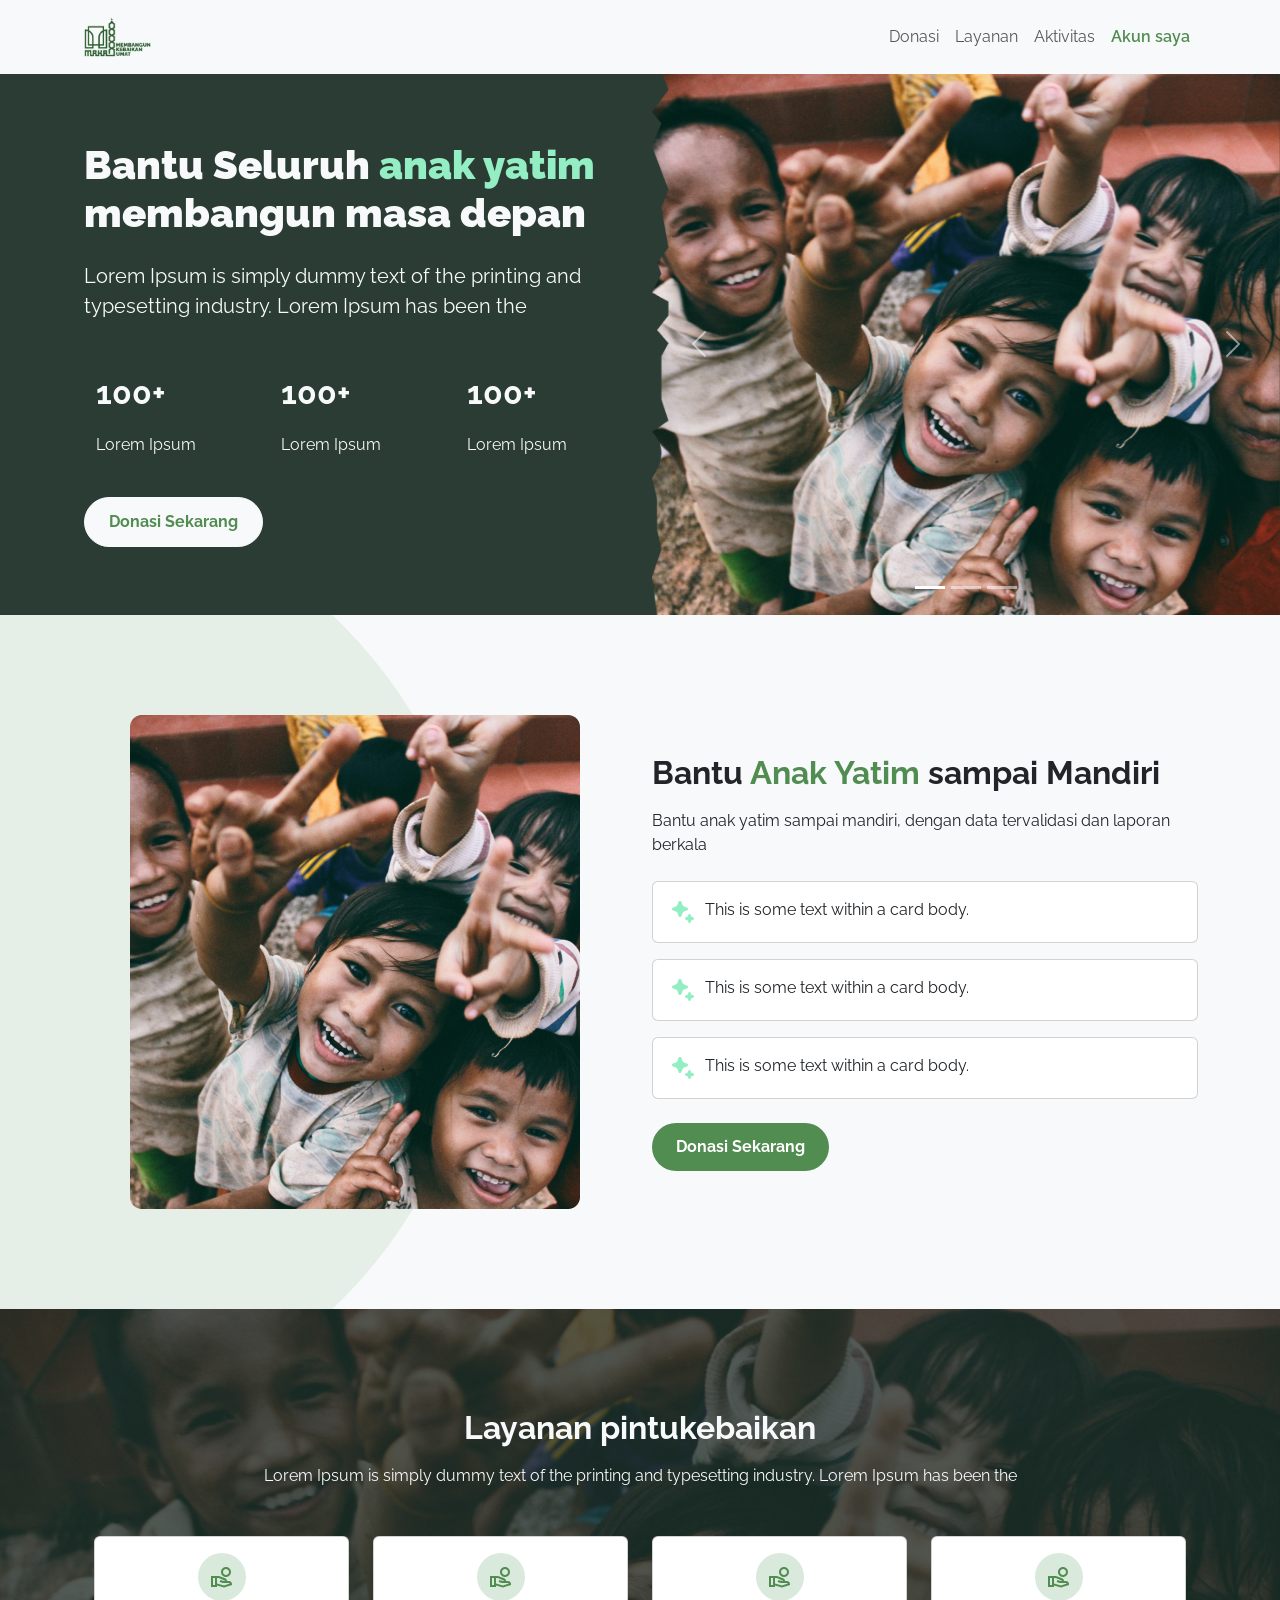
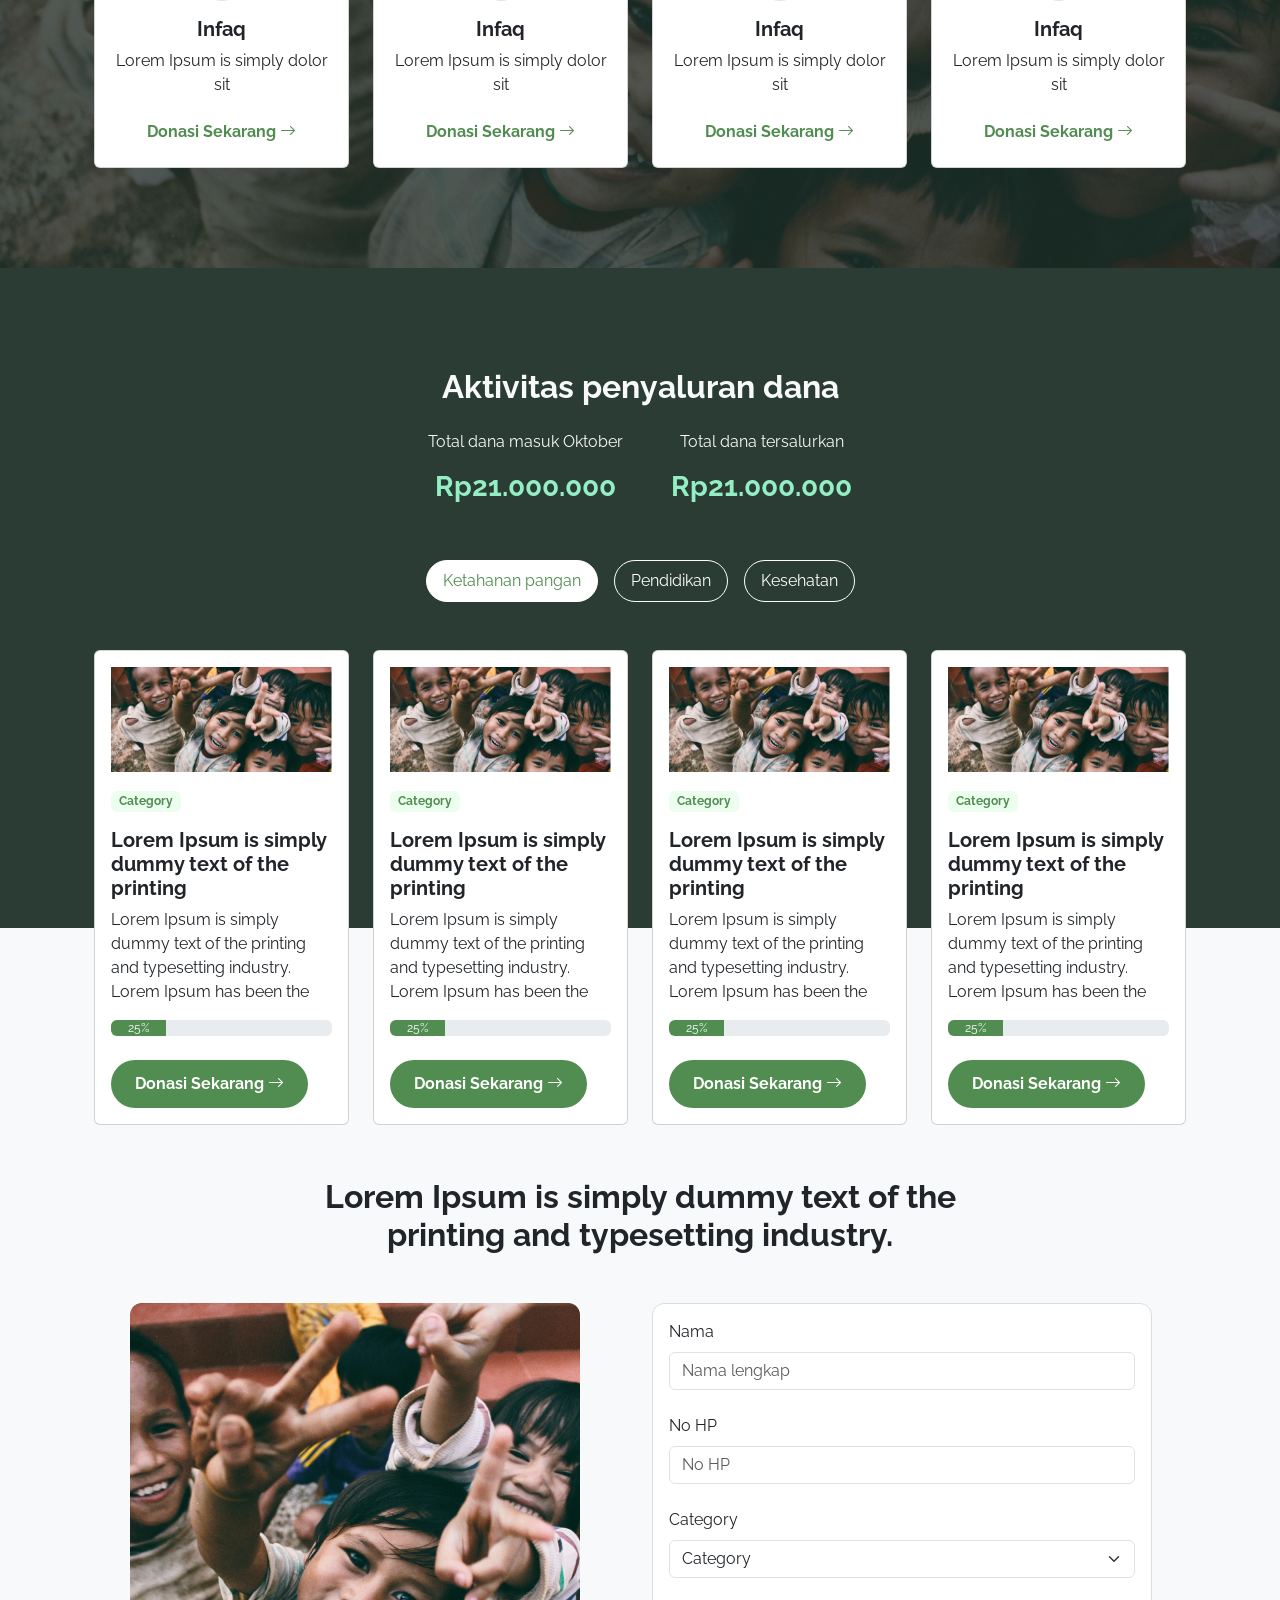
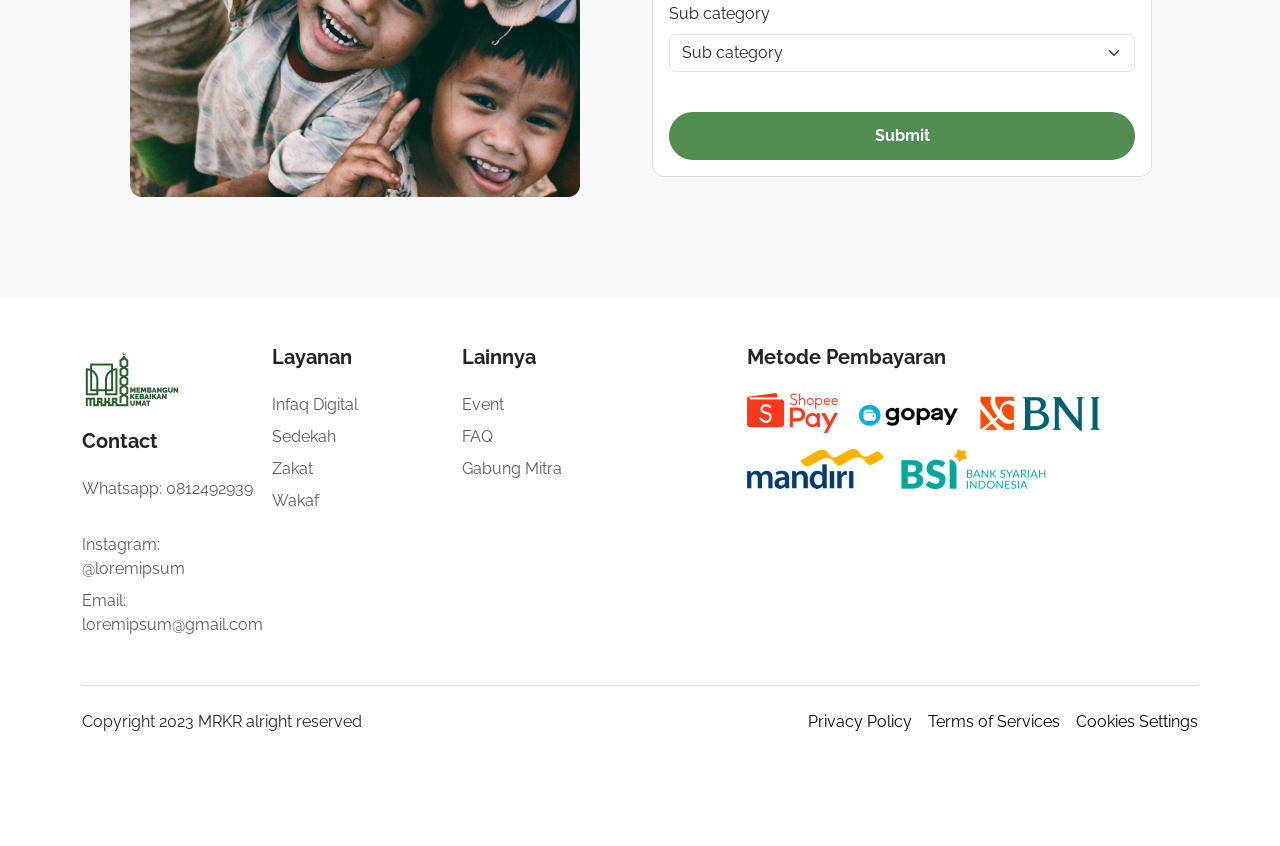
<file: index.html>
<!DOCTYPE html>
<html lang="en">
  <head>
    <meta charset="UTF-8" />
    <meta name="viewport" content="width=device-width, initial-scale=1.0" />
    <title>Document</title>
    <link
      href="https://cdn.jsdelivr.net/npm/bootstrap@5.3.3/dist/css/bootstrap.min.css"
      rel="stylesheet"
      integrity="sha384-QWTKZyjpPEjISv5WaRU9OFeRpok6YctnYmDr5pNlyT2bRjXh0JMhjY6hW+ALEwIH"
      crossorigin="anonymous"
    />
    <link
      href="https://cdn.jsdelivr.net/npm/bootstrap-icons@1.9.1/font/bootstrap-icons.css"
      rel="stylesheet"
    />

    <link rel="stylesheet" href="home.css" />
  </head>
  <body>
    <nav
      class="navbar navbar-expand-lg navbar-light bg-light position-fixed w-100"
      style="z-index: 999"
    >
      <div class="container">
        <a class="navbar-brand" href="/">
          <img src="asset/LOGO.png" alt="LOGO" style="height: 48px" />
        </a>
        <button
          class="navbar-toggler"
          type="button"
          data-bs-toggle="collapse"
          data-bs-target="#navbarNav"
          aria-controls="navbarNav"
          aria-expanded="false"
          aria-label="Toggle navigation"
        >
          <span class="navbar-toggler-icon"></span>
        </button>
        <div class="collapse navbar-collapse" id="navbarNav">
          <ul class="navbar-nav">
            <li class="nav-item">
              <a class="nav-link" href="/etalase.html">Donasi</a>
            </li>
            <li class="nav-item">
              <a class="nav-link" href="#layanan">Layanan</a>
            </li>
            <li class="nav-item">
              <a class="nav-link" href="#aktivitas">Aktivitas</a>
            </li>
            <li class="nav-item">
              <a
                class="nav-link active"
                aria-current="page"
                href="/profile.html"
                >Akun saya</a
              >
            </li>
          </ul>
        </div>
      </div>
    </nav>

    <div class="bg-dark text-light" id="hero">
      <div class="d-flex hero-desktop">
        <div class="row reverse">
          <div class="col-md-6 hero-content my-auto hero-content">
            <h1>
              <b
                >Bantu Seluruh
                <span class="text-accent">anak yatim</span> membangun masa
                depan</b
              >
            </h1>
            <p class="mt-4 hero-content-description">
              Lorem Ipsum is simply dummy text of the printing and typesetting
              industry. Lorem Ipsum has been the
            </p>
            <div class="container mt-5">
              <div class="row">
                <div class="col">
                  <b class="credibility-number"><p>100+</p></b>
                  <p>Lorem Ipsum</p>
                </div>
                <div class="col">
                  <b class="credibility-number"><p>100+</p></b>
                  <p>Lorem Ipsum</p>
                </div>
                <div class="col">
                  <b class="credibility-number"><p>100+</p></b>
                  <p>Lorem Ipsum</p>
                </div>
              </div>
            </div>
            <a
              href="/anak-yatim.html"
              class="btn btn-light text-primary btn-md mt-4"
              >Donasi Sekarang</a
            >
          </div>
          <div class="col-md-6">
            <div
              id="carouselExampleIndicators"
              class="carousel slide"
              data-bs-ride="carousel"
            >
              <div class="carousel-indicators">
                <button
                  type="button"
                  data-bs-target="#carouselExampleIndicators"
                  data-bs-slide-to="0"
                  class="active"
                  aria-current="true"
                  aria-label="Slide 1"
                ></button>
                <button
                  type="button"
                  data-bs-target="#carouselExampleIndicators"
                  data-bs-slide-to="1"
                  aria-label="Slide 2"
                ></button>
                <button
                  type="button"
                  data-bs-target="#carouselExampleIndicators"
                  data-bs-slide-to="2"
                  aria-label="Slide 3"
                ></button>
              </div>
              <div class="carousel-inner">
                <div class="carousel-item active">
                  <img
                    src="asset/ImageHeroDesktop.png"
                    class="d-block w-100 desktop"
                    alt="..."
                  />
                  <img
                    src="asset/ImageHeroMobile.png"
                    alt="Image Hero"
                    class="image-hero w-100 mobile"
                  />
                </div>
                <div class="carousel-item">
                  <img
                    src="asset/ImageHeroDesktop.png"
                    class="d-block w-100 desktop"
                    alt="..."
                  />
                  <img
                    src="asset/ImageHeroMobile.png"
                    alt="Image Hero"
                    class="image-hero w-100 mobile"
                  />
                </div>
                <div class="carousel-item">
                  <img
                    src="asset/ImageHeroDesktop.png"
                    class="d-block w-100 desktop"
                    alt="..."
                  />
                  <img
                    src="asset/ImageHeroMobile.png"
                    alt="Image Hero"
                    class="image-hero w-100 mobile"
                  />
                </div>
              </div>
              <button
                class="carousel-control-prev"
                type="button"
                data-bs-target="#carouselExampleIndicators"
                data-bs-slide="prev"
              >
                <span
                  class="carousel-control-prev-icon"
                  aria-hidden="true"
                ></span>
                <span class="visually-hidden">Previous</span>
              </button>
              <button
                class="carousel-control-next"
                type="button"
                data-bs-target="#carouselExampleIndicators"
                data-bs-slide="next"
              >
                <span
                  class="carousel-control-next-icon"
                  aria-hidden="true"
                ></span>
                <span class="visually-hidden">Next</span>
              </button>
            </div>
          </div>
        </div>
      </div>
    </div>

    <div class="bg-light text-dark section-2" id="bantu-anak-yatim">
      <div class="container py-section">
        <div class="row">
          <div class="col-md-6 text-center d-none d-md-block">
            <img src="asset/ImageSection2.png" alt="Image section 2" />
          </div>
          <div class="col-md-6 my-auto">
            <h2>
              Bantu <span class="text-primary">Anak Yatim</span> sampai Mandiri
            </h2>
            <p class="mt-3">
              Bantu anak yatim sampai mandiri, dengan data tervalidasi dan
              laporan berkala
            </p>
            <div class="d-grid gap-3 mt-4">
              <div class="card">
                <div class="card-body">
                  <div class="d-flex gap-2">
                    <img src="asset/VectorIconSparkle.svg" alt="Icon sparkle" />
                    <p class="my-0">This is some text within a card body.</p>
                  </div>
                </div>
              </div>
              <div class="card">
                <div class="card-body">
                  <div class="d-flex gap-2">
                    <img src="asset/VectorIconSparkle.svg" alt="Icon sparkle" />
                    <p class="my-0">This is some text within a card body.</p>
                  </div>
                </div>
              </div>
              <div class="card">
                <div class="card-body">
                  <div class="d-flex gap-2">
                    <img src="asset/VectorIconSparkle.svg" alt="Icon sparkle" />
                    <p class="my-0">This is some text within a card body.</p>
                  </div>
                </div>
              </div>
            </div>
            <a href="/anak-yatim.html" class="btn btn-primary btn-md mt-4"
              >Donasi Sekarang</a
            >
          </div>
        </div>
      </div>
    </div>

    <div class="layanan text-light" id="layanan">
      <div class="container py-section">
        <div class="row">
          <div class="col text-center">
            <h2>Layanan pintukebaikan</h2>
            <p class="mt-3">
              Lorem Ipsum is simply dummy text of the printing and typesetting
              industry. Lorem Ipsum has been the
            </p>
            <div class="container mt-5">
              <div class="row" style="row-gap: 1.5rem">
                <div class="col">
                  <div class="card">
                    <img
                      src="asset/VectorIconDonasi.svg"
                      class="card-img-top pt-3"
                      alt="VectorIconDonasi"
                      style="width: 48px; align-self: center"
                    />
                    <div class="card-body">
                      <h5 class="card-title">Infaq</h5>
                      <p class="card-text">Lorem Ipsum is simply dolor sit</p>
                      <a href="#" class="btn btn-link"
                        >Donasi Sekarang&nbsp;<span
                          class="bi-arrow-right"
                        ></span
                      ></a>
                    </div>
                  </div>
                </div>
                <div class="col">
                  <div class="card">
                    <img
                      src="asset/VectorIconDonasi.svg"
                      class="card-img-top pt-3"
                      alt="VectorIconDonasi"
                      style="width: 48px; align-self: center"
                    />
                    <div class="card-body">
                      <h5 class="card-title">Infaq</h5>
                      <p class="card-text">Lorem Ipsum is simply dolor sit</p>
                      <a href="#" class="btn btn-link"
                        >Donasi Sekarang&nbsp;<span
                          class="bi-arrow-right"
                        ></span
                      ></a>
                    </div>
                  </div>
                </div>
                <div class="col">
                  <div class="card">
                    <img
                      src="asset/VectorIconDonasi.svg"
                      class="card-img-top pt-3"
                      alt="VectorIconDonasi"
                      style="width: 48px; align-self: center"
                    />
                    <div class="card-body">
                      <h5 class="card-title">Infaq</h5>
                      <p class="card-text">Lorem Ipsum is simply dolor sit</p>
                      <a href="#" class="btn btn-link"
                        >Donasi Sekarang&nbsp;<span
                          class="bi-arrow-right"
                        ></span
                      ></a>
                    </div>
                  </div>
                </div>
                <div class="col">
                  <div class="card">
                    <img
                      src="asset/VectorIconDonasi.svg"
                      class="card-img-top pt-3"
                      alt="VectorIconDonasi"
                      style="width: 48px; align-self: center"
                    />
                    <div class="card-body">
                      <h5 class="card-title">Infaq</h5>
                      <p class="card-text">Lorem Ipsum is simply dolor sit</p>
                      <a href="#" class="btn btn-link"
                        >Donasi Sekarang&nbsp;<span
                          class="bi-arrow-right"
                        ></span
                      ></a>
                    </div>
                  </div>
                </div>
              </div>
            </div>
          </div>
        </div>
      </div>
    </div>

    <div class="activity bg-dark text-light py-section" id="aktivitas">
      <div class="container">
        <div class="row">
          <div class="col text-center">
            <h2 class="mb-4">Aktivitas penyaluran dana</h2>
            <div class="d-flex justify-content-center gap-5">
              <div>
                <p>Total dana masuk Oktober</p>
                <h3 class="text-accent">Rp21.000.000</h3>
              </div>
              <div>
                <p>Total dana tersalurkan</p>
                <h3 class="text-accent">Rp21.000.000</h3>
              </div>
            </div>
          </div>
        </div>
      </div>
      <div class="container mt-5">
        <div class="row">
          <div class="col">
            <ul
              class="nav nav-pills mb-3 justify-content-center gap-3"
              id="pills-tab"
              role="tablist"
            >
              <li class="nav-item" role="presentation">
                <button
                  class="nav-link active"
                  id="pills-ketahanan-tab"
                  data-bs-toggle="pill"
                  data-bs-target="#pills-ketahanan"
                  type="button"
                  role="tab"
                  aria-controls="pills-ketahanan"
                  aria-selected="true"
                >
                  Ketahanan pangan
                </button>
              </li>
              <li class="nav-item" role="presentation">
                <button
                  class="nav-link"
                  id="pills-pendidikan-tab"
                  data-bs-toggle="pill"
                  data-bs-target="#pills-pendidikan"
                  type="button"
                  role="tab"
                  aria-controls="pills-pendidikan"
                  aria-selected="false"
                >
                  Pendidikan
                </button>
              </li>
              <li class="nav-item" role="presentation">
                <button
                  class="nav-link"
                  id="pills-kesehatan-tab"
                  data-bs-toggle="pill"
                  data-bs-target="#pills-kesehatan"
                  type="button"
                  role="tab"
                  aria-controls="pills-kesehatan"
                  aria-selected="false"
                >
                  Kesehatan
                </button>
              </li>
            </ul>
            <div class="tab-content" id="pills-tabContent">
              <div
                class="tab-pane fade show active"
                id="pills-ketahanan"
                role="tabpanel"
                aria-labelledby="pills-ketahanan-tab"
              >
                <div class="container mt-5">
                  <div class="row" style="row-gap: 1.5rem">
                    <div class="col">
                      <div class="card">
                        <img
                          src="asset/image-activity.png"
                          class="card-img-top px-3 pt-3"
                          alt="Activity"
                        />
                        <div class="card-body">
                          <span class="badge bg-primary-subtle mb-3"
                            >Category</span
                          >

                          <h5 class="card-title">
                            Lorem Ipsum is simply dummy text of the printing
                          </h5>
                          <p class="card-text">
                            Lorem Ipsum is simply dummy text of the printing and
                            typesetting industry. Lorem Ipsum has been the
                          </p>
                          <div class="progress">
                            <div
                              class="progress-bar"
                              role="progressbar"
                              style="width: 25%"
                              aria-valuenow="25"
                              aria-valuemin="0"
                              aria-valuemax="100"
                            >
                              25%
                            </div>
                          </div>
                          <a href="#" class="btn btn-primary btn-md mt-4"
                            >Donasi Sekarang&nbsp;<span
                              class="bi-arrow-right"
                            ></span
                          ></a>
                        </div>
                      </div>
                    </div>
                    <div class="col">
                      <div class="card">
                        <img
                          src="asset/image-activity.png"
                          class="card-img-top px-3 pt-3"
                          alt="Activity"
                        />
                        <div class="card-body">
                          <span class="badge bg-primary-subtle mb-3"
                            >Category</span
                          >

                          <h5 class="card-title">
                            Lorem Ipsum is simply dummy text of the printing
                          </h5>
                          <p class="card-text">
                            Lorem Ipsum is simply dummy text of the printing and
                            typesetting industry. Lorem Ipsum has been the
                          </p>
                          <div class="progress">
                            <div
                              class="progress-bar"
                              role="progressbar"
                              style="width: 25%"
                              aria-valuenow="25"
                              aria-valuemin="0"
                              aria-valuemax="100"
                            >
                              25%
                            </div>
                          </div>
                          <a href="#" class="btn btn-primary btn-md mt-4"
                            >Donasi Sekarang&nbsp;<span
                              class="bi-arrow-right"
                            ></span
                          ></a>
                        </div>
                      </div>
                    </div>
                    <div class="col">
                      <div class="card">
                        <img
                          src="asset/image-activity.png"
                          class="card-img-top px-3 pt-3"
                          alt="Activity"
                        />
                        <div class="card-body">
                          <span class="badge bg-primary-subtle mb-3"
                            >Category</span
                          >

                          <h5 class="card-title">
                            Lorem Ipsum is simply dummy text of the printing
                          </h5>
                          <p class="card-text">
                            Lorem Ipsum is simply dummy text of the printing and
                            typesetting industry. Lorem Ipsum has been the
                          </p>
                          <div class="progress">
                            <div
                              class="progress-bar"
                              role="progressbar"
                              style="width: 25%"
                              aria-valuenow="25"
                              aria-valuemin="0"
                              aria-valuemax="100"
                            >
                              25%
                            </div>
                          </div>
                          <a href="#" class="btn btn-primary btn-md mt-4"
                            >Donasi Sekarang&nbsp;<span
                              class="bi-arrow-right"
                            ></span
                          ></a>
                        </div>
                      </div>
                    </div>
                    <div class="col">
                      <div class="card">
                        <img
                          src="asset/image-activity.png"
                          class="card-img-top px-3 pt-3"
                          alt="Activity"
                        />
                        <div class="card-body">
                          <span class="badge bg-primary-subtle mb-3"
                            >Category</span
                          >

                          <h5 class="card-title">
                            Lorem Ipsum is simply dummy text of the printing
                          </h5>
                          <p class="card-text">
                            Lorem Ipsum is simply dummy text of the printing and
                            typesetting industry. Lorem Ipsum has been the
                          </p>
                          <div class="progress">
                            <div
                              class="progress-bar"
                              role="progressbar"
                              style="width: 25%"
                              aria-valuenow="25"
                              aria-valuemin="0"
                              aria-valuemax="100"
                            >
                              25%
                            </div>
                          </div>
                          <a href="#" class="btn btn-primary btn-md mt-4"
                            >Donasi Sekarang&nbsp;<span
                              class="bi-arrow-right"
                            ></span
                          ></a>
                        </div>
                      </div>
                    </div>
                  </div>
                </div>
              </div>
              <div
                class="tab-pane fade"
                id="pills-pendidikan"
                role="tabpanel"
                aria-labelledby="pills-pendidikan-tab"
              >
                ...
              </div>
              <div
                class="tab-pane fade"
                id="pills-kesehatan"
                role="tabpanel"
                aria-labelledby="pills-kesehatan-tab"
              >
                ...
              </div>
            </div>
          </div>
        </div>
      </div>
    </div>

    <div class="donation bg-light text-dark">
      <div class="container py-section">
        <h2 class="text-center mx-auto" style="max-width: 700px">
          Lorem Ipsum is simply dummy text of the printing and typesetting
          industry.
        </h2>

        <div class="row mt-5">
          <div class="col-md-6 text-center d-none d-md-block">
            <img src="asset/ImageSection2.png" alt="Image form" />
          </div>
          <div class="col-md-6">
            <form
              class="bg-white p-3"
              style="
                border: 1px solid var(--border);
                border-radius: 12px;
                max-width: 500px;
              "
            >
              <div class="mb-4">
                <label for="exampleInputName" class="form-label">Nama</label>
                <input
                  type="text"
                  class="form-control"
                  id="name"
                  aria-describedby="name"
                  placeholder="Nama lengkap"
                />
              </div>

              <div class="mb-4">
                <label for="exampleInputPhone" class="form-label">No HP</label>
                <input
                  type="text"
                  class="form-control"
                  id="no-hp"
                  aria-describedby="no hp"
                  placeholder="No HP"
                />
              </div>

              <div class="mb-4">
                <label for="exampleInputCategory" class="form-label"
                  >Category</label
                >

                <select class="form-select" aria-label="Default select example">
                  <option selected>Category</option>
                  <option value="1">One</option>
                  <option value="2">Two</option>
                  <option value="3">Three</option>
                </select>
              </div>

              <div class="mb-4">
                <label for="exampleInputSubcategory" class="form-label"
                  >Sub category</label
                >

                <select class="form-select" aria-label="Default select example">
                  <option selected>Sub category</option>
                  <option value="1">One</option>
                  <option value="2">Two</option>
                  <option value="3">Three</option>
                </select>
              </div>
              <button type="submit" class="btn btn-primary btn-md w-100 mt-3">
                Submit
              </button>
            </form>
          </div>
        </div>
      </div>
    </div>

    <div class="container">
      <footer class="py-5">
        <div class="row">
          <div class="col-6 col-md-2 mb-3">
            <img src="asset/LOGO.png" alt="LOGO" class="mb-3" />
            <h5>Contact</h5>
            <ul class="nav flex-column mt-4">
              <li class="nav-item mb-2">
                <a href="#" class="nav-link p-0 text-body-secondary"
                  >Whatsapp: 0812492939</a
                >
              </li>
              <li class="nav-item mb-2">
                <a href="#" class="nav-link p-0 text-body-secondary"
                  >Instagram: @loremipsum</a
                >
              </li>
              <li class="nav-item mb-2">
                <a href="#" class="nav-link p-0 text-body-secondary"
                  >Email: loremipsum@gmail.com</a
                >
              </li>
            </ul>
          </div>

          <div class="col-6 col-md-2 mb-3">
            <h5>Layanan</h5>
            <ul class="nav flex-column mt-4">
              <li class="nav-item mb-2">
                <a href="#" class="nav-link p-0 text-body-secondary"
                  >Infaq Digital</a
                >
              </li>
              <li class="nav-item mb-2">
                <a href="#" class="nav-link p-0 text-body-secondary"
                  >Sedekah
                </a>
              </li>
              <li class="nav-item mb-2">
                <a href="#" class="nav-link p-0 text-body-secondary">Zakat</a>
              </li>
              <li class="nav-item mb-2">
                <a href="#" class="nav-link p-0 text-body-secondary">Wakaf</a>
              </li>
            </ul>
          </div>

          <div class="col-6 col-md-2 mb-3">
            <h5>Lainnya</h5>
            <ul class="nav flex-column mt-4">
              <li class="nav-item mb-2">
                <a href="#" class="nav-link p-0 text-body-secondary">Event</a>
              </li>
              <li class="nav-item mb-2">
                <a href="#" class="nav-link p-0 text-body-secondary">FAQ</a>
              </li>
              <li class="nav-item mb-2">
                <a href="#" class="nav-link p-0 text-body-secondary"
                  >Gabung Mitra</a
                >
              </li>
            </ul>
          </div>

          <div class="col-md-5 offset-md-1 mb-3">
            <h5>Metode Pembayaran</h5>
            <div class="d-flex gap-3 flex-wrap mt-4">
              <img src="asset/spay.png" alt="ShopeePay" />
              <img src="asset/gopay.png" alt="Gopay" />
              <img src="asset/bni.png" alt="BNI" />
              <img src="asset/mandiri.png" alt="Mandiri" />
              <img src="asset/bsi.png" alt="BSI" />
            </div>
          </div>
        </div>

        <div
          class="d-flex flex-column flex-sm-row justify-content-between py-4 my-4 border-top"
        >
          <p>Copyright 2023 MRKR alright reserved</p>
          <ul class="list-unstyled d-flex">
            <li class="ms-3">
              <a class="link-body-emphasis" href="#">Privacy Policy</a>
            </li>
            <li class="ms-3">
              <a class="link-body-emphasis" href="#">Terms of Services</a>
            </li>
            <li class="ms-3">
              <a class="link-body-emphasis" href="#">Cookies Settings</a>
            </li>
          </ul>
        </div>
      </footer>
    </div>
    <script
      src="https://cdn.jsdelivr.net/npm/bootstrap@5.3.3/dist/js/bootstrap.bundle.min.js"
      integrity="sha384-YvpcrYf0tY3lHB60NNkmXc5s9fDVZLESaAA55NDzOxhy9GkcIdslK1eN7N6jIeHz"
      crossorigin="anonymous"
    ></script>
  </body>
</html>
</file>
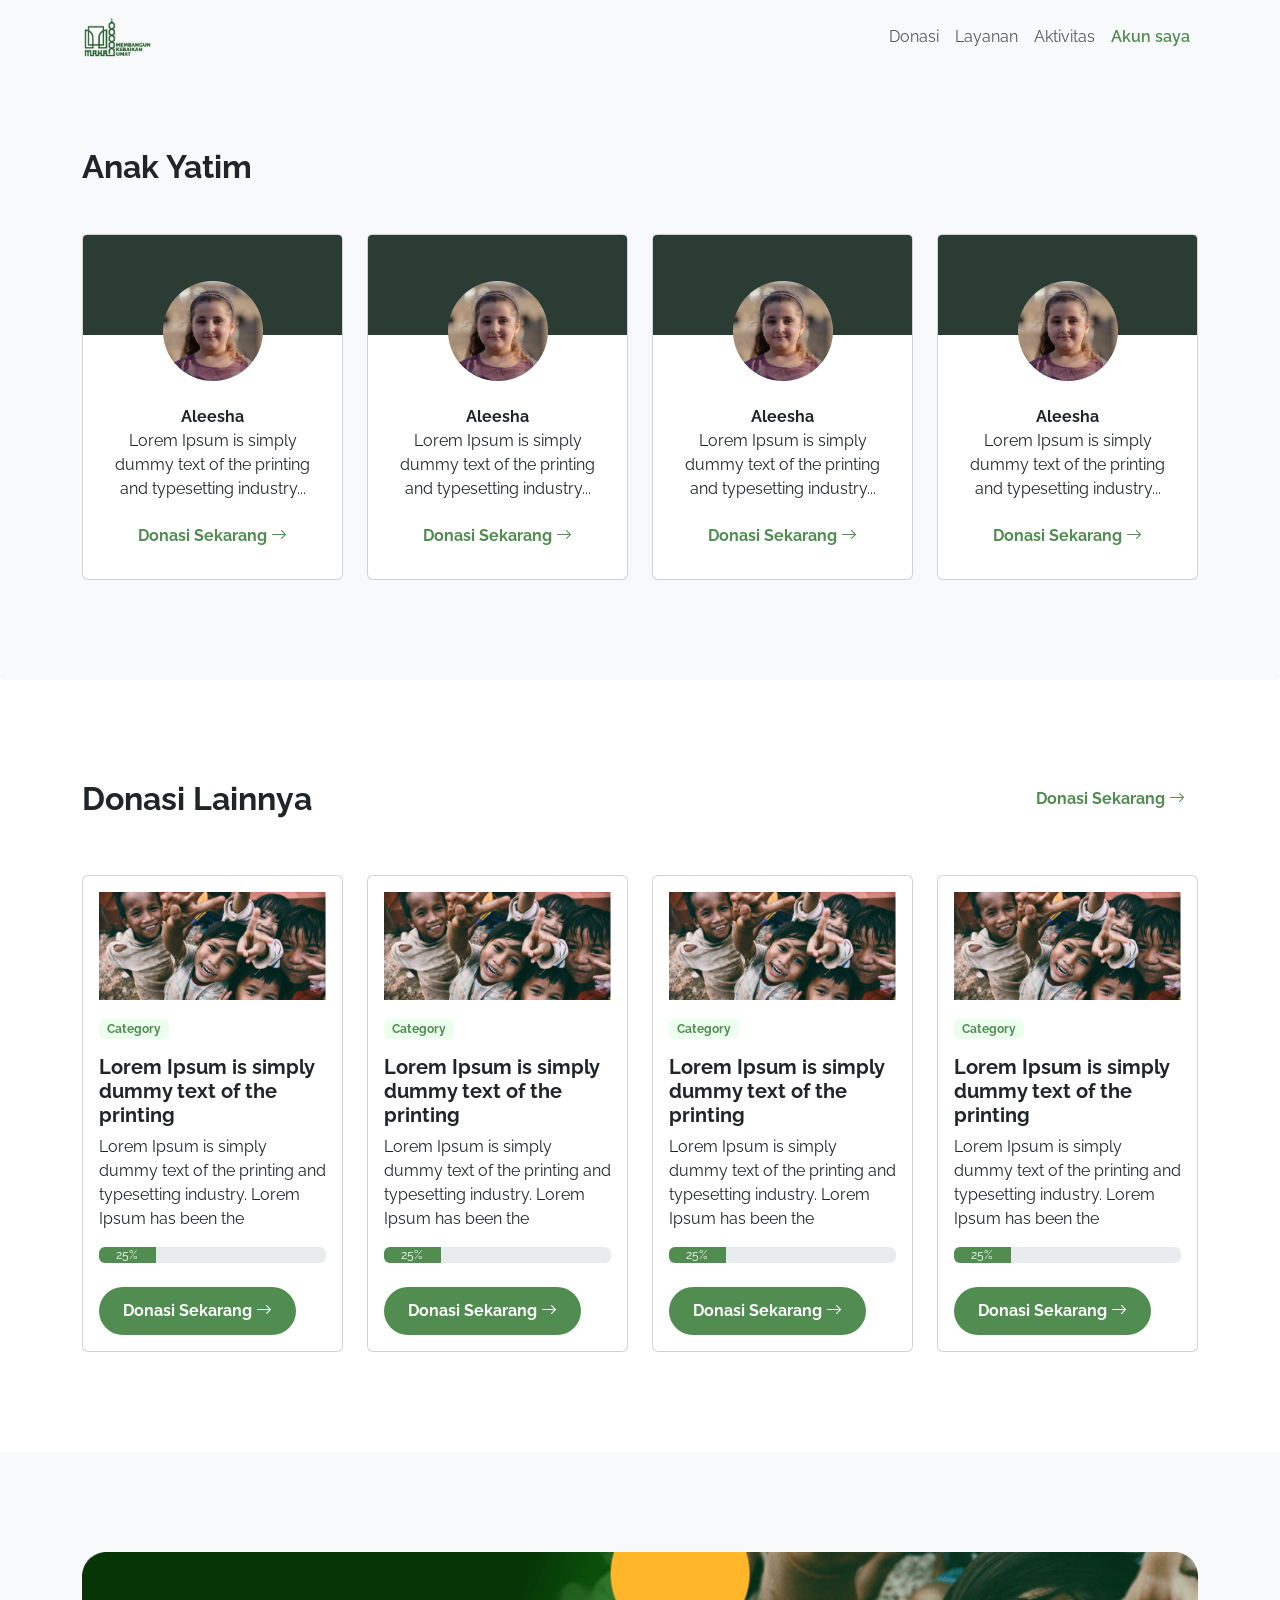
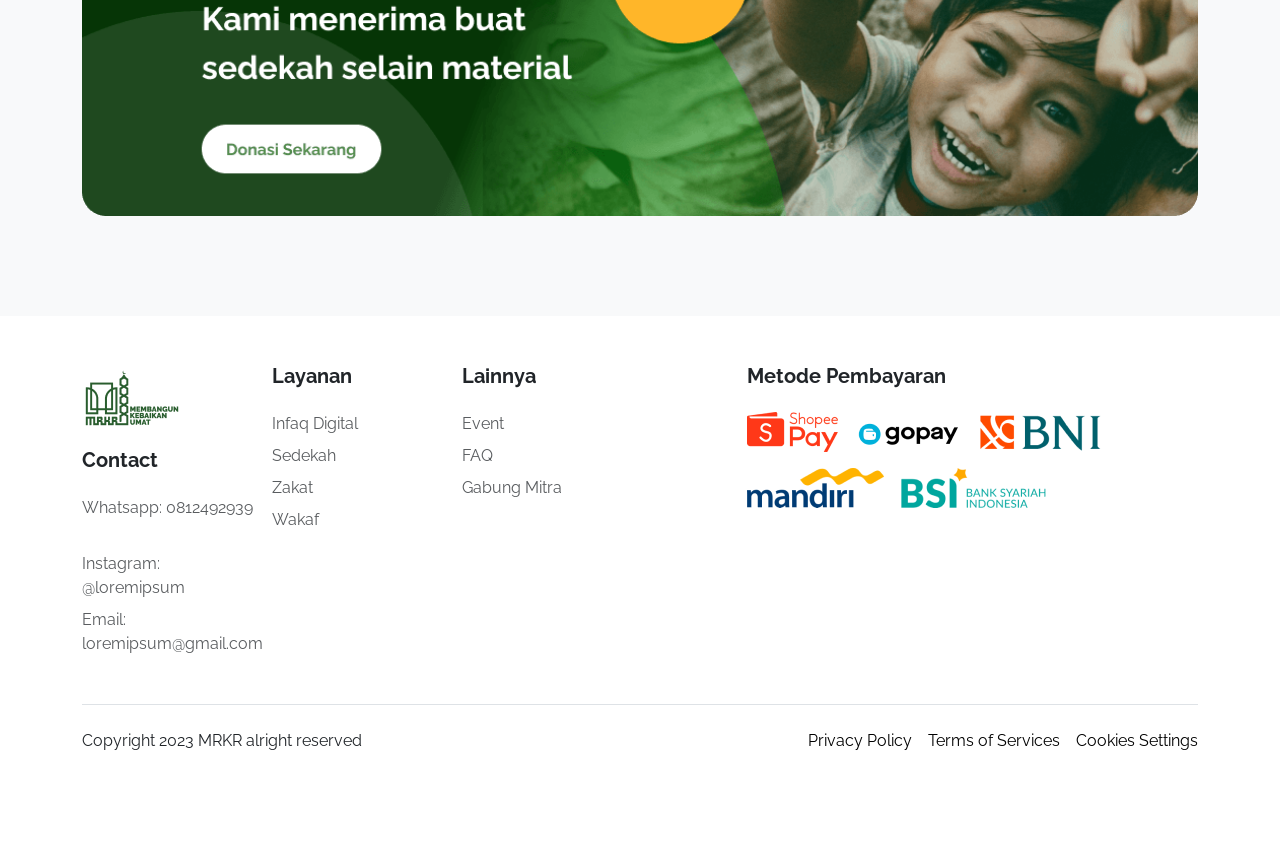
<file: anak-yatim.html>
<!DOCTYPE html>
<html lang="en">
  <head>
    <meta charset="UTF-8" />
    <meta name="viewport" content="width=device-width, initial-scale=1.0" />
    <title>Document</title>
    <link
      href="https://cdn.jsdelivr.net/npm/bootstrap@5.3.3/dist/css/bootstrap.min.css"
      rel="stylesheet"
      integrity="sha384-QWTKZyjpPEjISv5WaRU9OFeRpok6YctnYmDr5pNlyT2bRjXh0JMhjY6hW+ALEwIH"
      crossorigin="anonymous"
    />
    <link
      href="https://cdn.jsdelivr.net/npm/bootstrap-icons@1.9.1/font/bootstrap-icons.css"
      rel="stylesheet"
    />

    <link rel="stylesheet" href="home.css" />
  </head>
  <body>
    <nav
      class="navbar navbar-expand-lg navbar-light bg-light position-fixed w-100"
      style="z-index: 999"
    >
      <div class="container">
        <a class="navbar-brand" href="/">
          <img src="asset/LOGO.png" alt="LOGO" style="height: 48px" />
        </a>
        <button
          class="navbar-toggler"
          type="button"
          data-bs-toggle="collapse"
          data-bs-target="#navbarNav"
          aria-controls="navbarNav"
          aria-expanded="false"
          aria-label="Toggle navigation"
        >
          <span class="navbar-toggler-icon"></span>
        </button>
        <div class="collapse navbar-collapse" id="navbarNav">
          <ul class="navbar-nav">
            <li class="nav-item">
              <a class="nav-link" href="/etalase.html">Donasi</a>
            </li>
            <li class="nav-item">
              <a class="nav-link" href="#layanan">Layanan</a>
            </li>
            <li class="nav-item">
              <a class="nav-link" href="#aktivitas">Aktivitas</a>
            </li>
            <li class="nav-item">
              <a
                class="nav-link active"
                aria-current="page"
                href="/profile.html"
                >Akun saya</a
              >
            </li>
          </ul>
        </div>
      </div>
    </nav>

    <div class="anak-yatim rounded bg-light text-dark py-section">
      <div class="container mt-5">
        <h2>Anak Yatim</h2>

        <div class="row mt-5" style="row-gap: 1.5rem">
          <div class="col">
            <div class="card">
              <div class="anak-yatim-box box-green"></div>
              <img
                src="asset/User.png"
                alt="Anak Yatim Profile"
                class="mx-auto anak-yatim-photo"
              />
              <div class="anak-yatim-detail p-4 text-center">
                <p class="mb-0"><b>Aleesha</b></p>
                <p>
                  Lorem Ipsum is simply dummy text of the printing and
                  typesetting industry...
                </p>
                <a href="#" class="btn btn-link w-100"
                  >Donasi Sekarang&nbsp;<span class="bi-arrow-right"></span
                ></a>
              </div>
            </div>
          </div>
          <div class="col">
            <div class="card">
              <div class="anak-yatim-box box-green"></div>
              <img
                src="asset/User.png"
                alt="Anak Yatim Profile"
                class="mx-auto anak-yatim-photo"
              />
              <div class="anak-yatim-detail p-4 text-center">
                <p class="mb-0"><b>Aleesha</b></p>
                <p>
                  Lorem Ipsum is simply dummy text of the printing and
                  typesetting industry...
                </p>
                <a href="#" class="btn btn-link w-100"
                  >Donasi Sekarang&nbsp;<span class="bi-arrow-right"></span
                ></a>
              </div>
            </div>
          </div>
          <div class="col">
            <div class="card">
              <div class="anak-yatim-box box-green"></div>
              <img
                src="asset/User.png"
                alt="Anak Yatim Profile"
                class="mx-auto anak-yatim-photo"
              />
              <div class="anak-yatim-detail p-4 text-center">
                <p class="mb-0"><b>Aleesha</b></p>
                <p>
                  Lorem Ipsum is simply dummy text of the printing and
                  typesetting industry...
                </p>
                <a href="#" class="btn btn-link w-100"
                  >Donasi Sekarang&nbsp;<span class="bi-arrow-right"></span
                ></a>
              </div>
            </div>
          </div>
          <div class="col">
            <div class="card">
              <div class="anak-yatim-box box-green"></div>
              <img
                src="asset/User.png"
                alt="Anak Yatim Profile"
                class="mx-auto anak-yatim-photo"
              />
              <div class="anak-yatim-detail p-4 text-center">
                <p class="mb-0"><b>Aleesha</b></p>
                <p>
                  Lorem Ipsum is simply dummy text of the printing and
                  typesetting industry...
                </p>
                <a href="#" class="btn btn-link w-100"
                  >Donasi Sekarang&nbsp;<span class="bi-arrow-right"></span
                ></a>
              </div>
            </div>
          </div>
        </div>
      </div>
    </div>

    <div class="donasi-lainnya text-dark py-section">
      <div class="container">
        <div class="d-flex justify-content-between">
          <h2>Donasi Lainnya</h2>
          <a href="#" class="btn btn-link"
            >Donasi Sekarang&nbsp;<span class="bi-arrow-right"></span
          ></a>
        </div>
        <div class="row mt-5" style="row-gap: 1.5rem">
          <div class="col">
            <div class="card">
              <img
                src="asset/image-activity.png"
                class="card-img-top px-3 pt-3"
                alt="Activity"
              />
              <div class="card-body">
                <span class="badge bg-primary-subtle mb-3">Category</span>

                <h5 class="card-title">
                  Lorem Ipsum is simply dummy text of the printing
                </h5>
                <p class="card-text">
                  Lorem Ipsum is simply dummy text of the printing and
                  typesetting industry. Lorem Ipsum has been the
                </p>
                <div class="progress">
                  <div
                    class="progress-bar"
                    role="progressbar"
                    style="width: 25%"
                    aria-valuenow="25"
                    aria-valuemin="0"
                    aria-valuemax="100"
                  >
                    25%
                  </div>
                </div>
                <a href="#" class="btn btn-primary btn-md mt-4"
                  >Donasi Sekarang&nbsp;<span class="bi-arrow-right"></span
                ></a>
              </div>
            </div>
          </div>
          <div class="col">
            <div class="card">
              <img
                src="asset/image-activity.png"
                class="card-img-top px-3 pt-3"
                alt="Activity"
              />
              <div class="card-body">
                <span class="badge bg-primary-subtle mb-3">Category</span>

                <h5 class="card-title">
                  Lorem Ipsum is simply dummy text of the printing
                </h5>
                <p class="card-text">
                  Lorem Ipsum is simply dummy text of the printing and
                  typesetting industry. Lorem Ipsum has been the
                </p>
                <div class="progress">
                  <div
                    class="progress-bar"
                    role="progressbar"
                    style="width: 25%"
                    aria-valuenow="25"
                    aria-valuemin="0"
                    aria-valuemax="100"
                  >
                    25%
                  </div>
                </div>
                <a href="#" class="btn btn-primary btn-md mt-4"
                  >Donasi Sekarang&nbsp;<span class="bi-arrow-right"></span
                ></a>
              </div>
            </div>
          </div>
          <div class="col">
            <div class="card">
              <img
                src="asset/image-activity.png"
                class="card-img-top px-3 pt-3"
                alt="Activity"
              />
              <div class="card-body">
                <span class="badge bg-primary-subtle mb-3">Category</span>

                <h5 class="card-title">
                  Lorem Ipsum is simply dummy text of the printing
                </h5>
                <p class="card-text">
                  Lorem Ipsum is simply dummy text of the printing and
                  typesetting industry. Lorem Ipsum has been the
                </p>
                <div class="progress">
                  <div
                    class="progress-bar"
                    role="progressbar"
                    style="width: 25%"
                    aria-valuenow="25"
                    aria-valuemin="0"
                    aria-valuemax="100"
                  >
                    25%
                  </div>
                </div>
                <a href="#" class="btn btn-primary btn-md mt-4"
                  >Donasi Sekarang&nbsp;<span class="bi-arrow-right"></span
                ></a>
              </div>
            </div>
          </div>
          <div class="col">
            <div class="card">
              <img
                src="asset/image-activity.png"
                class="card-img-top px-3 pt-3"
                alt="Activity"
              />
              <div class="card-body">
                <span class="badge bg-primary-subtle mb-3">Category</span>

                <h5 class="card-title">
                  Lorem Ipsum is simply dummy text of the printing
                </h5>
                <p class="card-text">
                  Lorem Ipsum is simply dummy text of the printing and
                  typesetting industry. Lorem Ipsum has been the
                </p>
                <div class="progress">
                  <div
                    class="progress-bar"
                    role="progressbar"
                    style="width: 25%"
                    aria-valuenow="25"
                    aria-valuemin="0"
                    aria-valuemax="100"
                  >
                    25%
                  </div>
                </div>
                <a href="#" class="btn btn-primary btn-md mt-4"
                  >Donasi Sekarang&nbsp;<span class="bi-arrow-right"></span
                ></a>
              </div>
            </div>
          </div>
        </div>
      </div>
    </div>

    <div class="bg-light text-dark py-section">
      <div class="container">
        <div class="row">
          <a href="#">
            <img src="asset/BannerSedekah.png" alt="Banner" class="w-100" />
          </a>
        </div>
      </div>
    </div>

    <div class="container">
      <footer class="py-5">
        <div class="row">
          <div class="col-6 col-md-2 mb-3">
            <img src="asset/LOGO.png" alt="LOGO" class="mb-3" />
            <h5>Contact</h5>
            <ul class="nav flex-column mt-4">
              <li class="nav-item mb-2">
                <a href="#" class="nav-link p-0 text-body-secondary"
                  >Whatsapp: 0812492939</a
                >
              </li>
              <li class="nav-item mb-2">
                <a href="#" class="nav-link p-0 text-body-secondary"
                  >Instagram: @loremipsum</a
                >
              </li>
              <li class="nav-item mb-2">
                <a href="#" class="nav-link p-0 text-body-secondary"
                  >Email: loremipsum@gmail.com</a
                >
              </li>
            </ul>
          </div>

          <div class="col-6 col-md-2 mb-3">
            <h5>Layanan</h5>
            <ul class="nav flex-column mt-4">
              <li class="nav-item mb-2">
                <a href="#" class="nav-link p-0 text-body-secondary"
                  >Infaq Digital</a
                >
              </li>
              <li class="nav-item mb-2">
                <a href="#" class="nav-link p-0 text-body-secondary"
                  >Sedekah
                </a>
              </li>
              <li class="nav-item mb-2">
                <a href="#" class="nav-link p-0 text-body-secondary">Zakat</a>
              </li>
              <li class="nav-item mb-2">
                <a href="#" class="nav-link p-0 text-body-secondary">Wakaf</a>
              </li>
            </ul>
          </div>

          <div class="col-6 col-md-2 mb-3">
            <h5>Lainnya</h5>
            <ul class="nav flex-column mt-4">
              <li class="nav-item mb-2">
                <a href="#" class="nav-link p-0 text-body-secondary">Event</a>
              </li>
              <li class="nav-item mb-2">
                <a href="#" class="nav-link p-0 text-body-secondary">FAQ</a>
              </li>
              <li class="nav-item mb-2">
                <a href="#" class="nav-link p-0 text-body-secondary"
                  >Gabung Mitra</a
                >
              </li>
            </ul>
          </div>

          <div class="col-md-5 offset-md-1 mb-3">
            <h5>Metode Pembayaran</h5>
            <div class="d-flex gap-3 flex-wrap mt-4">
              <img src="asset/spay.png" alt="ShopeePay" />
              <img src="asset/gopay.png" alt="Gopay" />
              <img src="asset/bni.png" alt="BNI" />
              <img src="asset/mandiri.png" alt="Mandiri" />
              <img src="asset/bsi.png" alt="BSI" />
            </div>
          </div>
        </div>

        <div
          class="d-flex flex-column flex-sm-row justify-content-between py-4 my-4 border-top"
        >
          <p>Copyright 2023 MRKR alright reserved</p>
          <ul class="list-unstyled d-flex">
            <li class="ms-3">
              <a class="link-body-emphasis" href="#">Privacy Policy</a>
            </li>
            <li class="ms-3">
              <a class="link-body-emphasis" href="#">Terms of Services</a>
            </li>
            <li class="ms-3">
              <a class="link-body-emphasis" href="#">Cookies Settings</a>
            </li>
          </ul>
        </div>
      </footer>
    </div>
    <script
      src="https://cdn.jsdelivr.net/npm/bootstrap@5.3.3/dist/js/bootstrap.bundle.min.js"
      integrity="sha384-YvpcrYf0tY3lHB60NNkmXc5s9fDVZLESaAA55NDzOxhy9GkcIdslK1eN7N6jIeHz"
      crossorigin="anonymous"
    ></script>
  </body>
</html>
</file>
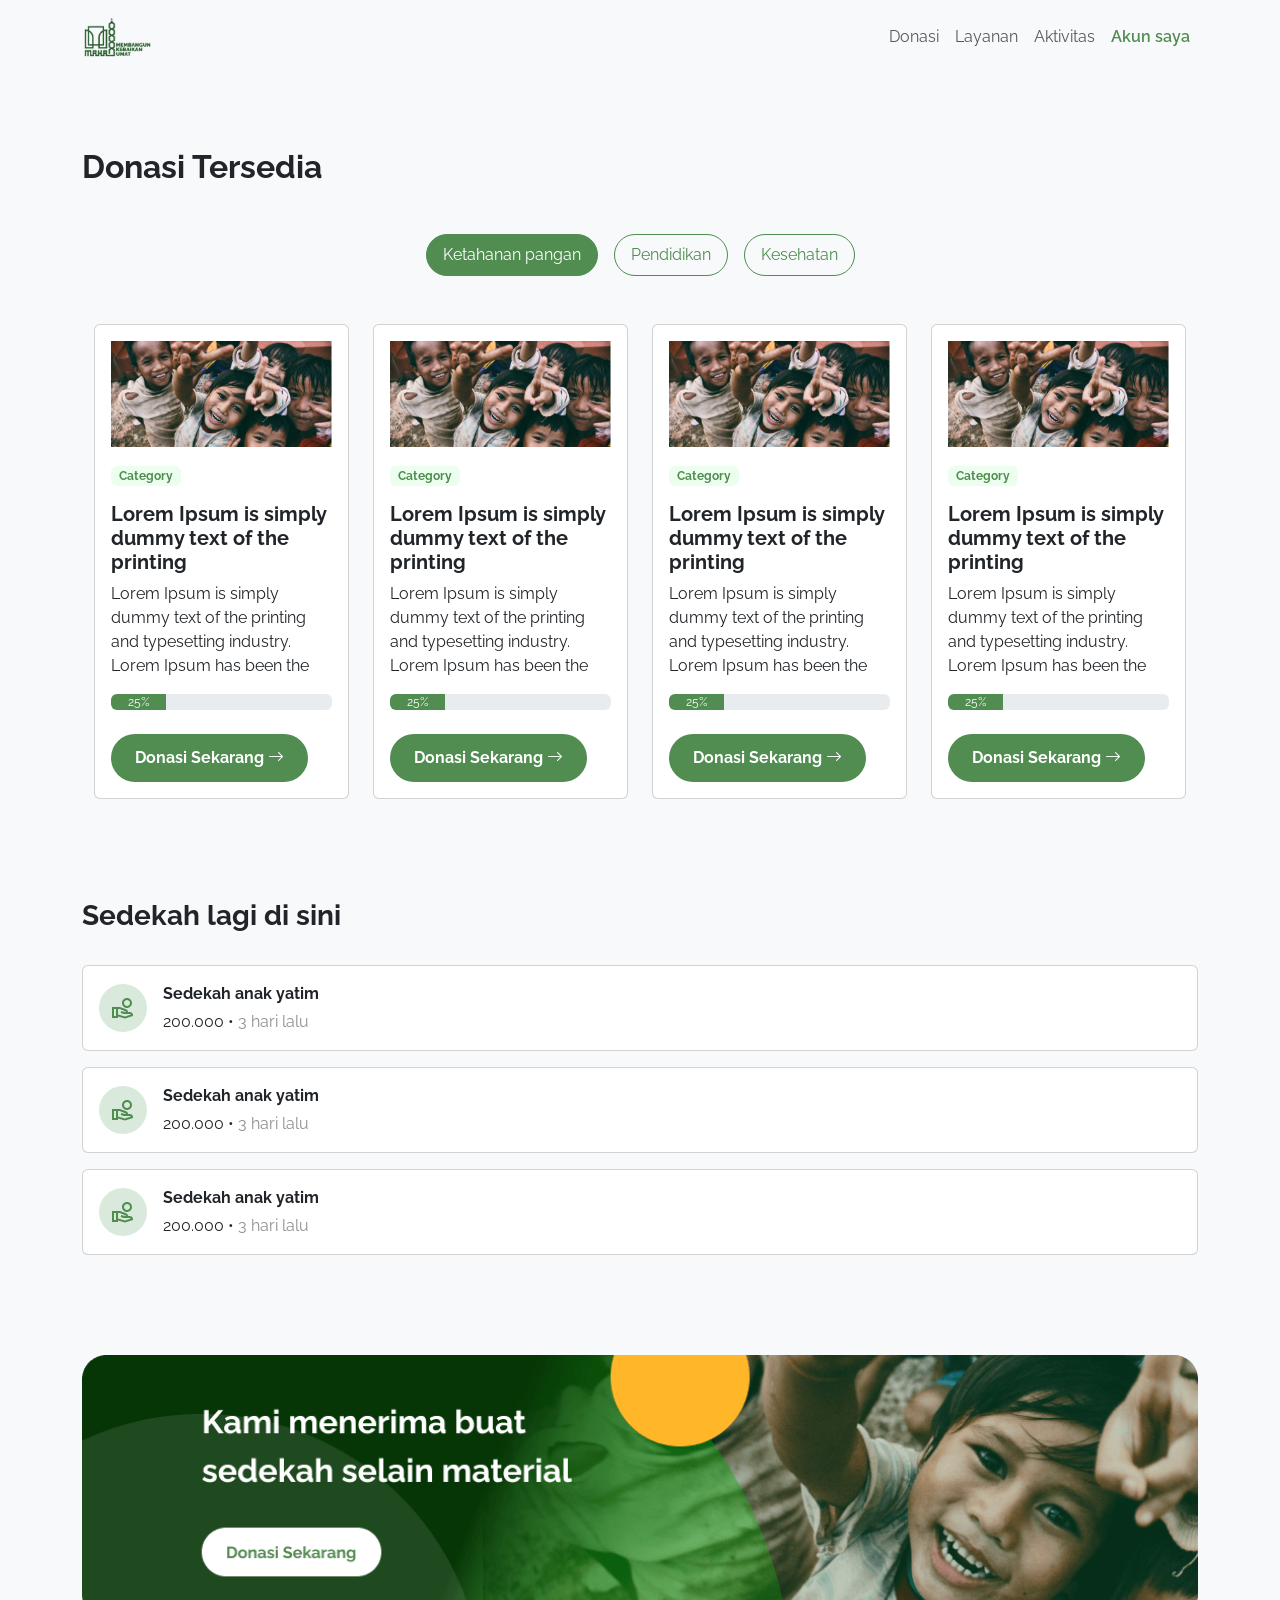
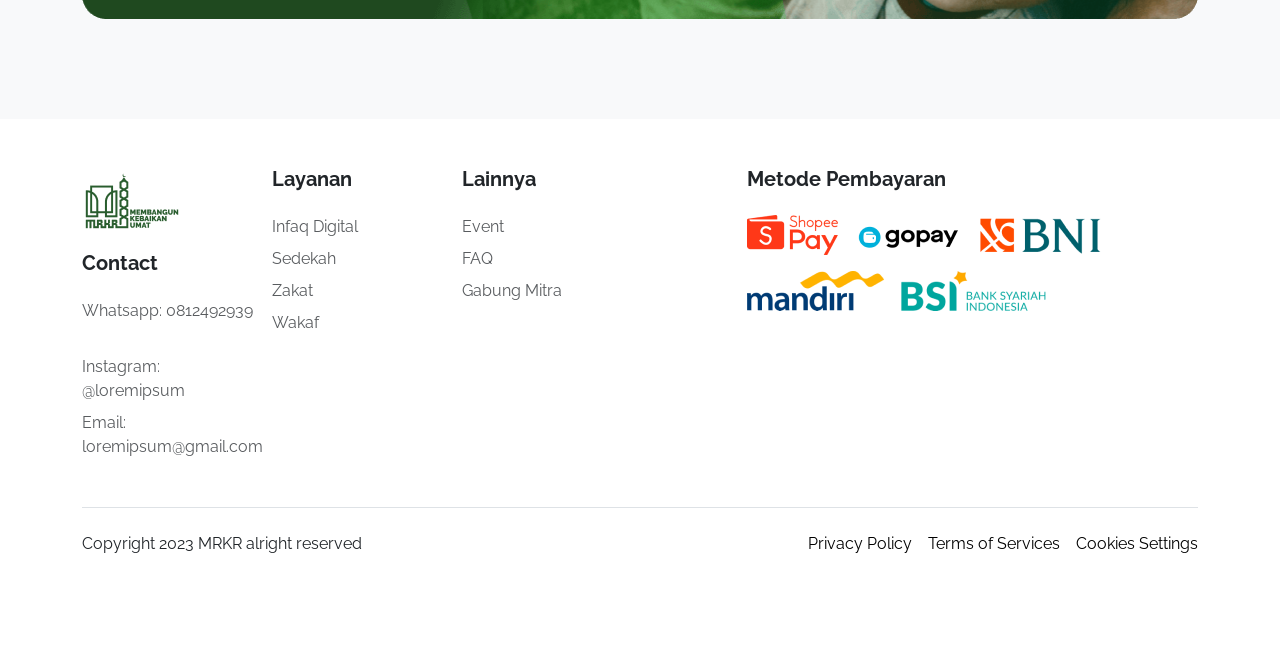
<file: etalase.html>
<!DOCTYPE html>
<html lang="en">
  <head>
    <meta charset="UTF-8" />
    <meta name="viewport" content="width=device-width, initial-scale=1.0" />
    <title>Document</title>
    <link
      href="https://cdn.jsdelivr.net/npm/bootstrap@5.3.3/dist/css/bootstrap.min.css"
      rel="stylesheet"
      integrity="sha384-QWTKZyjpPEjISv5WaRU9OFeRpok6YctnYmDr5pNlyT2bRjXh0JMhjY6hW+ALEwIH"
      crossorigin="anonymous"
    />
    <link
      href="https://cdn.jsdelivr.net/npm/bootstrap-icons@1.9.1/font/bootstrap-icons.css"
      rel="stylesheet"
    />

    <link rel="stylesheet" href="home.css" />
  </head>
  <body>
    <nav
      class="navbar navbar-expand-lg navbar-light bg-light position-fixed w-100"
      style="z-index: 999"
    >
      <div class="container">
        <a class="navbar-brand" href="/">
          <img src="asset/LOGO.png" alt="LOGO" style="height: 48px" />
        </a>
        <button
          class="navbar-toggler"
          type="button"
          data-bs-toggle="collapse"
          data-bs-target="#navbarNav"
          aria-controls="navbarNav"
          aria-expanded="false"
          aria-label="Toggle navigation"
        >
          <span class="navbar-toggler-icon"></span>
        </button>
        <div class="collapse navbar-collapse" id="navbarNav">
          <ul class="navbar-nav">
            <li class="nav-item">
              <a class="nav-link" href="/etalase.html">Donasi</a>
            </li>
            <li class="nav-item">
              <a class="nav-link" href="#layanan">Layanan</a>
            </li>
            <li class="nav-item">
              <a class="nav-link" href="#aktivitas">Aktivitas</a>
            </li>
            <li class="nav-item">
              <a
                class="nav-link active"
                aria-current="page"
                href="/profile.html"
                >Akun saya</a
              >
            </li>
          </ul>
        </div>
      </div>
    </nav>

    <div class="etalase bg-light text-dark py-section">
      <div class="container mt-5">
        <h2>Donasi Tersedia</h2>

        <div class="row mt-5">
          <div class="col">
            <ul
              class="nav nav-pills mb-3 justify-content-center gap-3 flex-nowrap align-items-center"
              id="pills-tab"
              role="tablist"
            >
              <li class="nav-item" role="presentation">
                <button
                  class="nav-link active green-theme"
                  id="pills-ketahanan-tab"
                  data-bs-toggle="pill"
                  data-bs-target="#pills-ketahanan"
                  type="button"
                  role="tab"
                  aria-controls="pills-ketahanan"
                  aria-selected="true"
                >
                  Ketahanan pangan
                </button>
              </li>
              <li class="nav-item" role="presentation">
                <button
                  class="nav-link green-theme"
                  id="pills-pendidikan-tab"
                  data-bs-toggle="pill"
                  data-bs-target="#pills-pendidikan"
                  type="button"
                  role="tab"
                  aria-controls="pills-pendidikan"
                  aria-selected="false"
                >
                  Pendidikan
                </button>
              </li>
              <li class="nav-item" role="presentation">
                <button
                  class="nav-link green-theme"
                  id="pills-kesehatan-tab"
                  data-bs-toggle="pill"
                  data-bs-target="#pills-kesehatan"
                  type="button"
                  role="tab"
                  aria-controls="pills-kesehatan"
                  aria-selected="false"
                >
                  Kesehatan
                </button>
              </li>
            </ul>
            <div class="tab-content" id="pills-tabContent">
              <div
                class="tab-pane fade show active"
                id="pills-ketahanan"
                role="tabpanel"
                aria-labelledby="pills-ketahanan-tab"
              >
                <div class="container mt-5">
                  <div class="row" style="row-gap: 1.5rem">
                    <div class="col">
                      <div class="card">
                        <img
                          src="asset/image-activity.png"
                          class="card-img-top px-3 pt-3"
                          alt="Activity"
                        />
                        <div class="card-body">
                          <span class="badge bg-primary-subtle mb-3"
                            >Category</span
                          >

                          <h5 class="card-title">
                            Lorem Ipsum is simply dummy text of the printing
                          </h5>
                          <p class="card-text">
                            Lorem Ipsum is simply dummy text of the printing and
                            typesetting industry. Lorem Ipsum has been the
                          </p>
                          <div class="progress">
                            <div
                              class="progress-bar"
                              role="progressbar"
                              style="width: 25%"
                              aria-valuenow="25"
                              aria-valuemin="0"
                              aria-valuemax="100"
                            >
                              25%
                            </div>
                          </div>
                          <a href="#" class="btn btn-primary btn-md mt-4"
                            >Donasi Sekarang&nbsp;<span
                              class="bi-arrow-right"
                            ></span
                          ></a>
                        </div>
                      </div>
                    </div>
                    <div class="col">
                      <div class="card">
                        <img
                          src="asset/image-activity.png"
                          class="card-img-top px-3 pt-3"
                          alt="Activity"
                        />
                        <div class="card-body">
                          <span class="badge bg-primary-subtle mb-3"
                            >Category</span
                          >

                          <h5 class="card-title">
                            Lorem Ipsum is simply dummy text of the printing
                          </h5>
                          <p class="card-text">
                            Lorem Ipsum is simply dummy text of the printing and
                            typesetting industry. Lorem Ipsum has been the
                          </p>
                          <div class="progress">
                            <div
                              class="progress-bar"
                              role="progressbar"
                              style="width: 25%"
                              aria-valuenow="25"
                              aria-valuemin="0"
                              aria-valuemax="100"
                            >
                              25%
                            </div>
                          </div>
                          <a href="#" class="btn btn-primary btn-md mt-4"
                            >Donasi Sekarang&nbsp;<span
                              class="bi-arrow-right"
                            ></span
                          ></a>
                        </div>
                      </div>
                    </div>
                    <div class="col">
                      <div class="card">
                        <img
                          src="asset/image-activity.png"
                          class="card-img-top px-3 pt-3"
                          alt="Activity"
                        />
                        <div class="card-body">
                          <span class="badge bg-primary-subtle mb-3"
                            >Category</span
                          >

                          <h5 class="card-title">
                            Lorem Ipsum is simply dummy text of the printing
                          </h5>
                          <p class="card-text">
                            Lorem Ipsum is simply dummy text of the printing and
                            typesetting industry. Lorem Ipsum has been the
                          </p>
                          <div class="progress">
                            <div
                              class="progress-bar"
                              role="progressbar"
                              style="width: 25%"
                              aria-valuenow="25"
                              aria-valuemin="0"
                              aria-valuemax="100"
                            >
                              25%
                            </div>
                          </div>
                          <a href="#" class="btn btn-primary btn-md mt-4"
                            >Donasi Sekarang&nbsp;<span
                              class="bi-arrow-right"
                            ></span
                          ></a>
                        </div>
                      </div>
                    </div>
                    <div class="col">
                      <div class="card">
                        <img
                          src="asset/image-activity.png"
                          class="card-img-top px-3 pt-3"
                          alt="Activity"
                        />
                        <div class="card-body">
                          <span class="badge bg-primary-subtle mb-3"
                            >Category</span
                          >

                          <h5 class="card-title">
                            Lorem Ipsum is simply dummy text of the printing
                          </h5>
                          <p class="card-text">
                            Lorem Ipsum is simply dummy text of the printing and
                            typesetting industry. Lorem Ipsum has been the
                          </p>
                          <div class="progress">
                            <div
                              class="progress-bar"
                              role="progressbar"
                              style="width: 25%"
                              aria-valuenow="25"
                              aria-valuemin="0"
                              aria-valuemax="100"
                            >
                              25%
                            </div>
                          </div>
                          <a href="#" class="btn btn-primary btn-md mt-4"
                            >Donasi Sekarang&nbsp;<span
                              class="bi-arrow-right"
                            ></span
                          ></a>
                        </div>
                      </div>
                    </div>
                  </div>
                </div>
              </div>
              <div
                class="tab-pane fade"
                id="pills-pendidikan"
                role="tabpanel"
                aria-labelledby="pills-pendidikan-tab"
              >
                ...
              </div>
              <div
                class="tab-pane fade"
                id="pills-kesehatan"
                role="tabpanel"
                aria-labelledby="pills-kesehatan-tab"
              >
                ...
              </div>
            </div>
          </div>
        </div>
      </div>
    </div>

    <div class="sedekah bg-light text-dark">
      <div class="container">
        <div class="row">
          <h3>Sedekah lagi di sini</h3>
          <div class="d-grid gap-3 mt-4">
            <div class="card">
              <div class="card-body">
                <div class="d-flex gap-3 align-items-center">
                  <img src="asset/VectorIconDonasi.svg" alt="Icon donasi" />
                  <div class="d-flex flex-column gap-1">
                    <p class="my-0"><b>Sedekah anak yatim</b></p>
                    <p class="my-0">
                      200.000 • <span class="opacity-50">3 hari lalu</span>
                    </p>
                  </div>
                </div>
              </div>
            </div>
            <div class="card">
              <div class="card-body">
                <div class="d-flex gap-3 align-items-center">
                  <img src="asset/VectorIconDonasi.svg" alt="Icon donasi" />
                  <div class="d-flex flex-column gap-1">
                    <p class="my-0"><b>Sedekah anak yatim</b></p>
                    <p class="my-0">
                      200.000 • <span class="opacity-50">3 hari lalu</span>
                    </p>
                  </div>
                </div>
              </div>
            </div>
            <div class="card">
              <div class="card-body">
                <div class="d-flex gap-3 align-items-center">
                  <img src="asset/VectorIconDonasi.svg" alt="Icon donasi" />
                  <div class="d-flex flex-column gap-1">
                    <p class="my-0"><b>Sedekah anak yatim</b></p>
                    <p class="my-0">
                      200.000 • <span class="opacity-50">3 hari lalu</span>
                    </p>
                  </div>
                </div>
              </div>
            </div>
          </div>
        </div>
      </div>
    </div>

    <div class="sedekah bg-light text-dark py-section">
      <div class="container">
        <div class="row">
          <a href="#">
            <img src="asset/BannerSedekah.png" alt="Banner" class="w-100" />
          </a>
        </div>
      </div>
    </div>

    <div class="container">
      <footer class="py-5">
        <div class="row">
          <div class="col-6 col-md-2 mb-3">
            <img src="asset/LOGO.png" alt="LOGO" class="mb-3" />
            <h5>Contact</h5>
            <ul class="nav flex-column mt-4">
              <li class="nav-item mb-2">
                <a href="#" class="nav-link p-0 text-body-secondary"
                  >Whatsapp: 0812492939</a
                >
              </li>
              <li class="nav-item mb-2">
                <a href="#" class="nav-link p-0 text-body-secondary"
                  >Instagram: @loremipsum</a
                >
              </li>
              <li class="nav-item mb-2">
                <a href="#" class="nav-link p-0 text-body-secondary"
                  >Email: loremipsum@gmail.com</a
                >
              </li>
            </ul>
          </div>

          <div class="col-6 col-md-2 mb-3">
            <h5>Layanan</h5>
            <ul class="nav flex-column mt-4">
              <li class="nav-item mb-2">
                <a href="#" class="nav-link p-0 text-body-secondary"
                  >Infaq Digital</a
                >
              </li>
              <li class="nav-item mb-2">
                <a href="#" class="nav-link p-0 text-body-secondary"
                  >Sedekah
                </a>
              </li>
              <li class="nav-item mb-2">
                <a href="#" class="nav-link p-0 text-body-secondary">Zakat</a>
              </li>
              <li class="nav-item mb-2">
                <a href="#" class="nav-link p-0 text-body-secondary">Wakaf</a>
              </li>
            </ul>
          </div>

          <div class="col-6 col-md-2 mb-3">
            <h5>Lainnya</h5>
            <ul class="nav flex-column mt-4">
              <li class="nav-item mb-2">
                <a href="#" class="nav-link p-0 text-body-secondary">Event</a>
              </li>
              <li class="nav-item mb-2">
                <a href="#" class="nav-link p-0 text-body-secondary">FAQ</a>
              </li>
              <li class="nav-item mb-2">
                <a href="#" class="nav-link p-0 text-body-secondary"
                  >Gabung Mitra</a
                >
              </li>
            </ul>
          </div>

          <div class="col-md-5 offset-md-1 mb-3">
            <h5>Metode Pembayaran</h5>
            <div class="d-flex gap-3 flex-wrap mt-4">
              <img src="asset/spay.png" alt="ShopeePay" />
              <img src="asset/gopay.png" alt="Gopay" />
              <img src="asset/bni.png" alt="BNI" />
              <img src="asset/mandiri.png" alt="Mandiri" />
              <img src="asset/bsi.png" alt="BSI" />
            </div>
          </div>
        </div>

        <div
          class="d-flex flex-column flex-sm-row justify-content-between py-4 my-4 border-top"
        >
          <p>Copyright 2023 MRKR alright reserved</p>
          <ul class="list-unstyled d-flex">
            <li class="ms-3">
              <a class="link-body-emphasis" href="#">Privacy Policy</a>
            </li>
            <li class="ms-3">
              <a class="link-body-emphasis" href="#">Terms of Services</a>
            </li>
            <li class="ms-3">
              <a class="link-body-emphasis" href="#">Cookies Settings</a>
            </li>
          </ul>
        </div>
      </footer>
    </div>
    <script
      src="https://cdn.jsdelivr.net/npm/bootstrap@5.3.3/dist/js/bootstrap.bundle.min.js"
      integrity="sha384-YvpcrYf0tY3lHB60NNkmXc5s9fDVZLESaAA55NDzOxhy9GkcIdslK1eN7N6jIeHz"
      crossorigin="anonymous"
    ></script>
  </body>
</html>
</file>
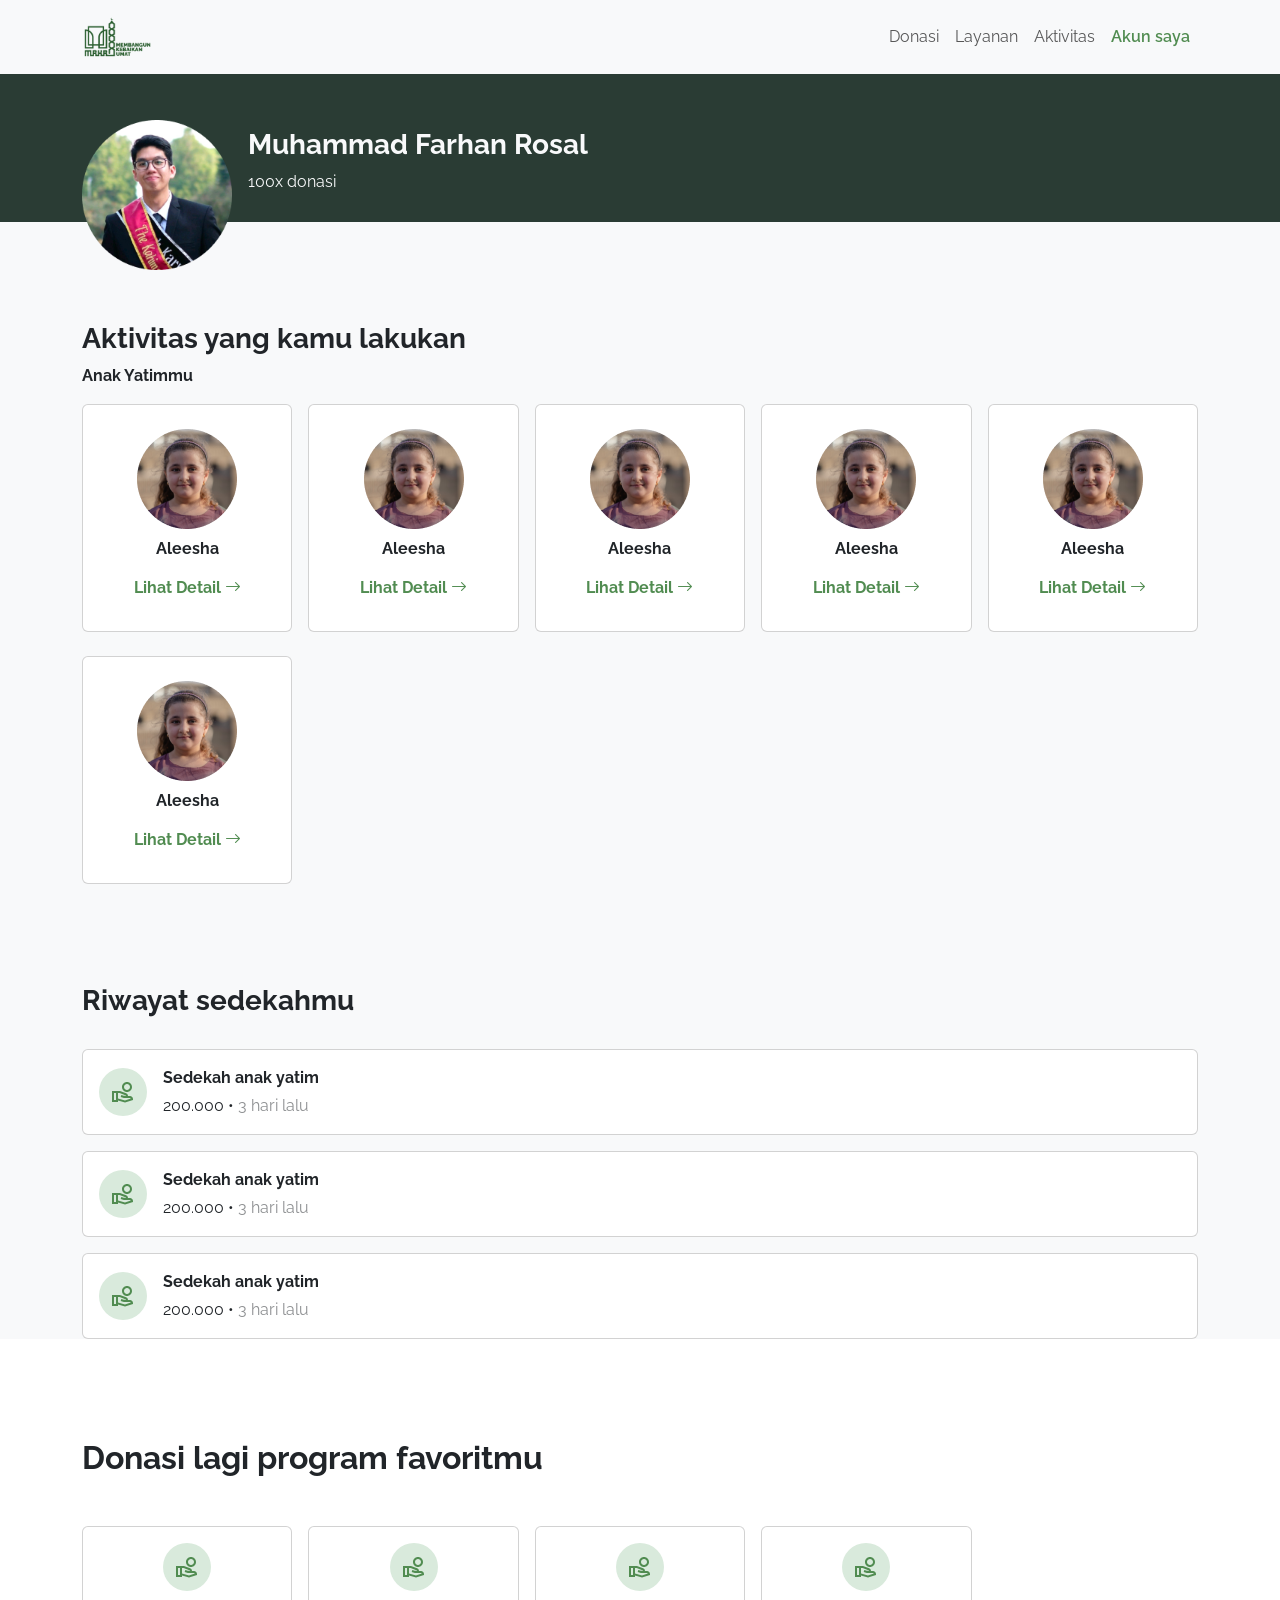
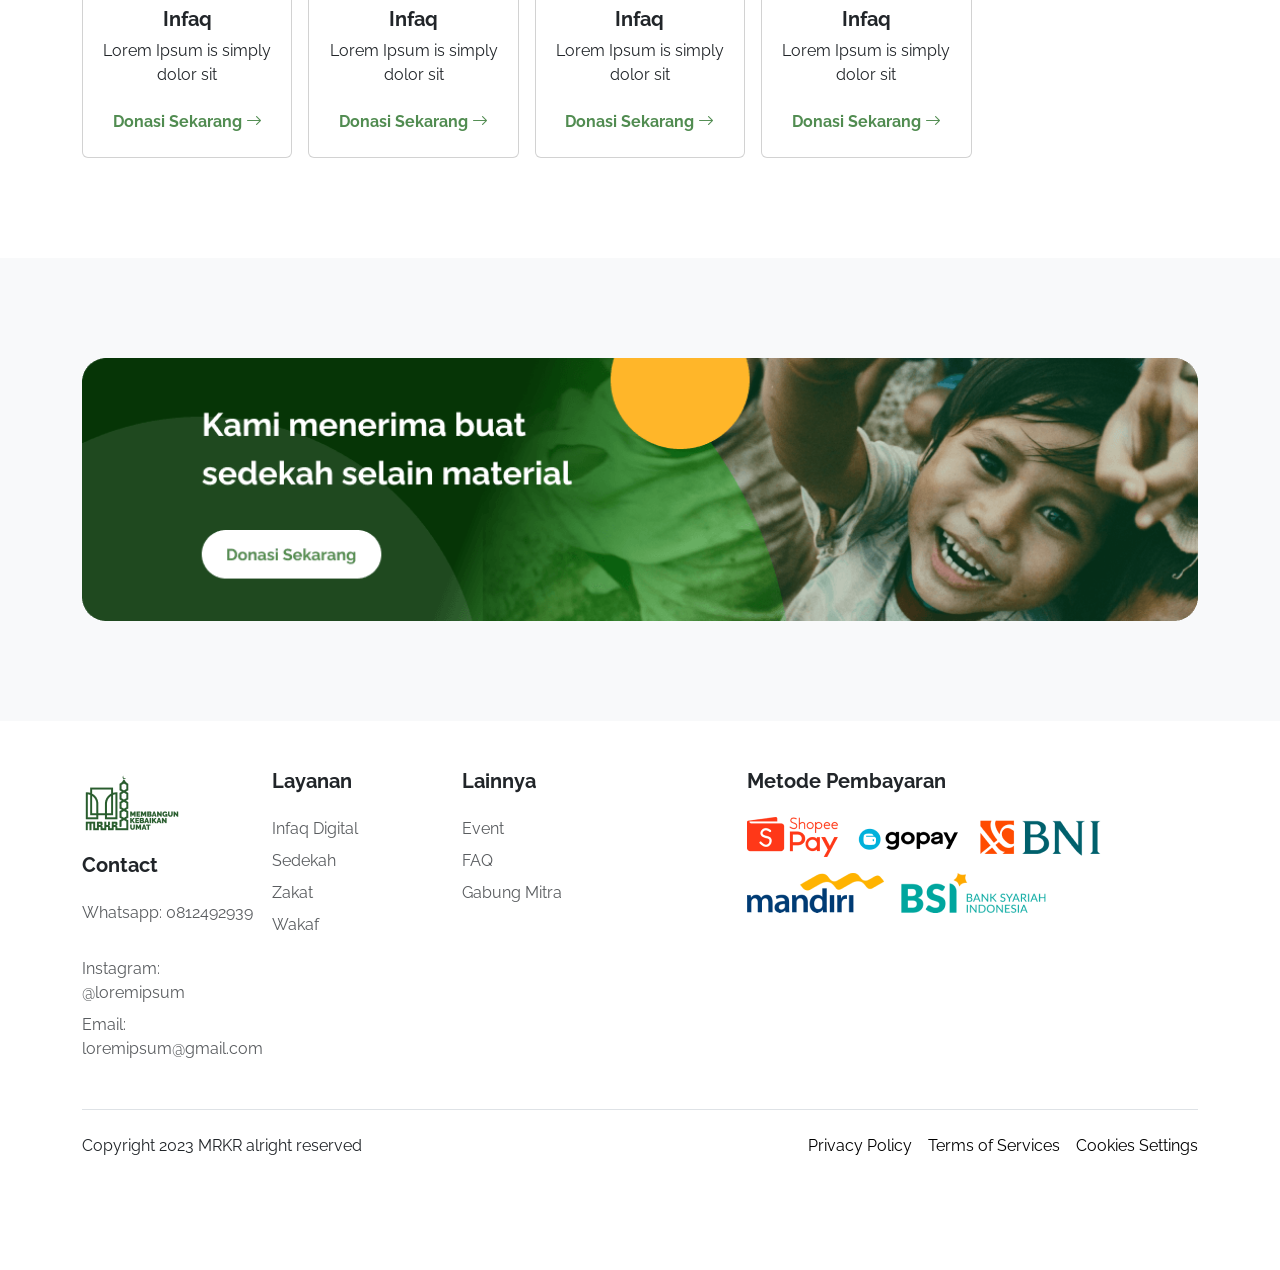
<file: profile.html>
<!DOCTYPE html>
<html lang="en">
  <head>
    <meta charset="UTF-8" />
    <meta name="viewport" content="width=device-width, initial-scale=1.0" />
    <title>Document</title>
    <link
      href="https://cdn.jsdelivr.net/npm/bootstrap@5.3.3/dist/css/bootstrap.min.css"
      rel="stylesheet"
      integrity="sha384-QWTKZyjpPEjISv5WaRU9OFeRpok6YctnYmDr5pNlyT2bRjXh0JMhjY6hW+ALEwIH"
      crossorigin="anonymous"
    />
    <link
      href="https://cdn.jsdelivr.net/npm/bootstrap-icons@1.9.1/font/bootstrap-icons.css"
      rel="stylesheet"
    />

    <link rel="stylesheet" href="home.css" />
  </head>
  <body>
    <nav
      class="navbar navbar-expand-lg navbar-light bg-light position-fixed w-100"
      style="z-index: 999"
    >
      <div class="container">
        <a class="navbar-brand" href="/">
          <img src="asset/LOGO.png" alt="LOGO" style="height: 48px" />
        </a>
        <button
          class="navbar-toggler"
          type="button"
          data-bs-toggle="collapse"
          data-bs-target="#navbarNav"
          aria-controls="navbarNav"
          aria-expanded="false"
          aria-label="Toggle navigation"
        >
          <span class="navbar-toggler-icon"></span>
        </button>
        <div class="collapse navbar-collapse" id="navbarNav">
          <ul class="navbar-nav">
            <li class="nav-item">
              <a class="nav-link" href="/etalase.html">Donasi</a>
            </li>
            <li class="nav-item">
              <a class="nav-link" href="#layanan">Layanan</a>
            </li>
            <li class="nav-item">
              <a class="nav-link" href="#aktivitas">Aktivitas</a>
            </li>
            <li class="nav-item">
              <a
                class="nav-link active"
                aria-current="page"
                href="/profile.html"
                >Akun saya</a
              >
            </li>
          </ul>
        </div>
      </div>
    </nav>

    <div class="profile box-green">
      <div class="container">
        <div class="row">
          <div class="col">
            <div class="profile-info d-flex gap-3">
              <img src="asset/Farhan.png" alt="Profile" />
              <div class="d-flex flex-column gap-2 text-light mt-2">
                <h3 class="m-0">Muhammad Farhan Rosal</h3>
                <p class="m-0">100x donasi</p>
              </div>
            </div>
          </div>
        </div>
      </div>
    </div>

    <div class="sedekah bg-light text-dark py-section">
      <div class="container">
        <div class="row">
          <h3>Aktivitas yang kamu lakukan</h3>
          <p><b>Anak Yatimmu</b></p>
          <div class="grid-scrollable" style="row-gap: 1.5rem">
            <div class="col">
              <div
                class="card p-4 text-center d-grid gap-2"
                style="min-width: 200px"
              >
                <img
                  src="asset/User.png"
                  alt="Anak Yatim Profile"
                  class="mx-auto"
                />
                <p class="mb-0"><b>Aleesha</b></p>

                <button
                  type="button"
                  class="btn btn-link"
                  data-bs-toggle="modal"
                  data-bs-target="#exampleModal"
                >
                  Lihat Detail&nbsp;<span class="bi-arrow-right"></span>
                </button>
              </div>
            </div>
            <div class="col">
              <div
                class="card p-4 text-center d-grid gap-2"
                style="min-width: 200px"
              >
                <img
                  src="asset/User.png"
                  alt="Anak Yatim Profile"
                  class="mx-auto"
                />
                <p class="mb-0"><b>Aleesha</b></p>

                <button
                  type="button"
                  class="btn btn-link"
                  data-bs-toggle="modal"
                  data-bs-target="#exampleModal"
                >
                  Lihat Detail&nbsp;<span class="bi-arrow-right"></span>
                </button>
              </div>
            </div>
            <div class="col">
              <div
                class="card p-4 text-center d-grid gap-2"
                style="min-width: 200px"
              >
                <img
                  src="asset/User.png"
                  alt="Anak Yatim Profile"
                  class="mx-auto"
                />
                <p class="mb-0"><b>Aleesha</b></p>

                <button
                  type="button"
                  class="btn btn-link"
                  data-bs-toggle="modal"
                  data-bs-target="#exampleModal"
                >
                  Lihat Detail&nbsp;<span class="bi-arrow-right"></span>
                </button>
              </div>
            </div>
            <div class="col">
              <div
                class="card p-4 text-center d-grid gap-2"
                style="min-width: 200px"
              >
                <img
                  src="asset/User.png"
                  alt="Anak Yatim Profile"
                  class="mx-auto"
                />
                <p class="mb-0"><b>Aleesha</b></p>

                <button
                  type="button"
                  class="btn btn-link"
                  data-bs-toggle="modal"
                  data-bs-target="#exampleModal"
                >
                  Lihat Detail&nbsp;<span class="bi-arrow-right"></span>
                </button>
              </div>
            </div>
            <div class="col">
              <div
                class="card p-4 text-center d-grid gap-2"
                style="min-width: 200px"
              >
                <img
                  src="asset/User.png"
                  alt="Anak Yatim Profile"
                  class="mx-auto"
                />
                <p class="mb-0"><b>Aleesha</b></p>

                <button
                  type="button"
                  class="btn btn-link"
                  data-bs-toggle="modal"
                  data-bs-target="#exampleModal"
                >
                  Lihat Detail&nbsp;<span class="bi-arrow-right"></span>
                </button>
              </div>
            </div>
            <div class="col">
              <div
                class="card p-4 text-center d-grid gap-2"
                style="min-width: 200px"
              >
                <img
                  src="asset/User.png"
                  alt="Anak Yatim Profile"
                  class="mx-auto"
                />
                <p class="mb-0"><b>Aleesha</b></p>

                <button
                  type="button"
                  class="btn btn-link"
                  data-bs-toggle="modal"
                  data-bs-target="#exampleModal"
                >
                  Lihat Detail&nbsp;<span class="bi-arrow-right"></span>
                </button>
              </div>
            </div>
          </div>
        </div>
      </div>
    </div>
    <div class="sedekah bg-light text-dark">
      <div class="container">
        <div class="row">
          <h3>Riwayat sedekahmu</h3>
          <div class="d-grid gap-3 mt-4">
            <div class="card">
              <div class="card-body">
                <div class="d-flex gap-3 align-items-center">
                  <img src="asset/VectorIconDonasi.svg" alt="Icon donasi" />
                  <div class="d-flex flex-column gap-1">
                    <p class="my-0"><b>Sedekah anak yatim</b></p>
                    <p class="my-0">
                      200.000 • <span class="opacity-50">3 hari lalu</span>
                    </p>
                  </div>
                </div>
              </div>
            </div>
            <div class="card">
              <div class="card-body">
                <div class="d-flex gap-3 align-items-center">
                  <img src="asset/VectorIconDonasi.svg" alt="Icon donasi" />
                  <div class="d-flex flex-column gap-1">
                    <p class="my-0"><b>Sedekah anak yatim</b></p>
                    <p class="my-0">
                      200.000 • <span class="opacity-50">3 hari lalu</span>
                    </p>
                  </div>
                </div>
              </div>
            </div>
            <div class="card">
              <div class="card-body">
                <div class="d-flex gap-3 align-items-center">
                  <img src="asset/VectorIconDonasi.svg" alt="Icon donasi" />
                  <div class="d-flex flex-column gap-1">
                    <p class="my-0"><b>Sedekah anak yatim</b></p>
                    <p class="my-0">
                      200.000 • <span class="opacity-50">3 hari lalu</span>
                    </p>
                  </div>
                </div>
              </div>
            </div>
          </div>
        </div>
      </div>
    </div>

    <div class="donasi-lagi">
      <div class="container py-section">
        <div class="row">
          <div class="col">
            <h2>Donasi lagi program favoritmu</h2>

            <div class="mt-5 text-center">
              <div class="grid-scrollable">
                <div class="col">
                  <div class="card" style="min-width: 200px">
                    <img
                      src="asset/VectorIconDonasi.svg"
                      class="card-img-top pt-3"
                      alt="VectorIconDonasi"
                      style="width: 48px; align-self: center"
                    />
                    <div class="card-body">
                      <h5 class="card-title">Infaq</h5>
                      <p class="card-text">Lorem Ipsum is simply dolor sit</p>
                      <a href="#" class="btn btn-link"
                        >Donasi Sekarang&nbsp;<span
                          class="bi-arrow-right"
                        ></span
                      ></a>
                    </div>
                  </div>
                </div>
                <div class="col">
                  <div class="card" style="min-width: 200px">
                    <img
                      src="asset/VectorIconDonasi.svg"
                      class="card-img-top pt-3"
                      alt="VectorIconDonasi"
                      style="width: 48px; align-self: center"
                    />
                    <div class="card-body">
                      <h5 class="card-title">Infaq</h5>
                      <p class="card-text">Lorem Ipsum is simply dolor sit</p>
                      <a href="#" class="btn btn-link"
                        >Donasi Sekarang&nbsp;<span
                          class="bi-arrow-right"
                        ></span
                      ></a>
                    </div>
                  </div>
                </div>
                <div class="col">
                  <div class="card" style="min-width: 200px">
                    <img
                      src="asset/VectorIconDonasi.svg"
                      class="card-img-top pt-3"
                      alt="VectorIconDonasi"
                      style="width: 48px; align-self: center"
                    />
                    <div class="card-body">
                      <h5 class="card-title">Infaq</h5>
                      <p class="card-text">Lorem Ipsum is simply dolor sit</p>
                      <a href="#" class="btn btn-link"
                        >Donasi Sekarang&nbsp;<span
                          class="bi-arrow-right"
                        ></span
                      ></a>
                    </div>
                  </div>
                </div>
                <div class="col">
                  <div class="card" style="min-width: 200px">
                    <img
                      src="asset/VectorIconDonasi.svg"
                      class="card-img-top pt-3"
                      alt="VectorIconDonasi"
                      style="width: 48px; align-self: center"
                    />
                    <div class="card-body">
                      <h5 class="card-title">Infaq</h5>
                      <p class="card-text">Lorem Ipsum is simply dolor sit</p>
                      <a href="#" class="btn btn-link"
                        >Donasi Sekarang&nbsp;<span
                          class="bi-arrow-right"
                        ></span
                      ></a>
                    </div>
                  </div>
                </div>
              </div>
            </div>
          </div>
        </div>
      </div>
    </div>

    <div class="sedekah bg-light text-dark py-section">
      <div class="container">
        <div class="row">
          <a href="#">
            <img src="asset/BannerSedekah.png" alt="Banner" class="w-100" />
          </a>
        </div>
      </div>
    </div>

    <div class="container">
      <footer class="py-5">
        <div class="row">
          <div class="col-6 col-md-2 mb-3">
            <img src="asset/LOGO.png" alt="LOGO" class="mb-3" />
            <h5>Contact</h5>
            <ul class="nav flex-column mt-4">
              <li class="nav-item mb-2">
                <a href="#" class="nav-link p-0 text-body-secondary"
                  >Whatsapp: 0812492939</a
                >
              </li>
              <li class="nav-item mb-2">
                <a href="#" class="nav-link p-0 text-body-secondary"
                  >Instagram: @loremipsum</a
                >
              </li>
              <li class="nav-item mb-2">
                <a href="#" class="nav-link p-0 text-body-secondary"
                  >Email: loremipsum@gmail.com</a
                >
              </li>
            </ul>
          </div>

          <div class="col-6 col-md-2 mb-3">
            <h5>Layanan</h5>
            <ul class="nav flex-column mt-4">
              <li class="nav-item mb-2">
                <a href="#" class="nav-link p-0 text-body-secondary"
                  >Infaq Digital</a
                >
              </li>
              <li class="nav-item mb-2">
                <a href="#" class="nav-link p-0 text-body-secondary"
                  >Sedekah
                </a>
              </li>
              <li class="nav-item mb-2">
                <a href="#" class="nav-link p-0 text-body-secondary">Zakat</a>
              </li>
              <li class="nav-item mb-2">
                <a href="#" class="nav-link p-0 text-body-secondary">Wakaf</a>
              </li>
            </ul>
          </div>

          <div class="col-6 col-md-2 mb-3">
            <h5>Lainnya</h5>
            <ul class="nav flex-column mt-4">
              <li class="nav-item mb-2">
                <a href="#" class="nav-link p-0 text-body-secondary">Event</a>
              </li>
              <li class="nav-item mb-2">
                <a href="#" class="nav-link p-0 text-body-secondary">FAQ</a>
              </li>
              <li class="nav-item mb-2">
                <a href="#" class="nav-link p-0 text-body-secondary"
                  >Gabung Mitra</a
                >
              </li>
            </ul>
          </div>

          <div class="col-md-5 offset-md-1 mb-3">
            <h5>Metode Pembayaran</h5>
            <div class="d-flex gap-3 flex-wrap mt-4">
              <img src="asset/spay.png" alt="ShopeePay" />
              <img src="asset/gopay.png" alt="Gopay" />
              <img src="asset/bni.png" alt="BNI" />
              <img src="asset/mandiri.png" alt="Mandiri" />
              <img src="asset/bsi.png" alt="BSI" />
            </div>
          </div>
        </div>

        <div
          class="d-flex flex-column flex-sm-row justify-content-between py-4 my-4 border-top"
        >
          <p>Copyright 2023 MRKR alright reserved</p>
          <ul class="list-unstyled d-flex">
            <li class="ms-3">
              <a class="link-body-emphasis" href="#">Privacy Policy</a>
            </li>
            <li class="ms-3">
              <a class="link-body-emphasis" href="#">Terms of Services</a>
            </li>
            <li class="ms-3">
              <a class="link-body-emphasis" href="#">Cookies Settings</a>
            </li>
          </ul>
        </div>
      </footer>
    </div>

    <!-- Modal -->
    <div
      class="modal fade"
      id="exampleModal"
      tabindex="-1"
      aria-labelledby="exampleModalLabel"
      aria-hidden="true"
    >
      <div class="modal-dialog modal-dialog-centered modal-dialog-scrollable">
        <div class="modal-content">
          <div class="modal-header">
            <h5 class="modal-title" id="exampleModalLabel">Profile</h5>
            <button
              type="button"
              class="btn-close"
              data-bs-dismiss="modal"
              aria-label="Close"
            ></button>
          </div>
          <div class="modal-body">
            <div class="profile-header">
              <div class="d-flex align-items-center gap-3">
                <img src="asset/User.png" alt="Anak Yatim Photo" />
                <div class="d-grid gap-1">
                  <p class="m-0"><b>Aleesha</b></p>
                  <p class="m-0">Jakarta, 20 April 2012</p>
                  <p class="m-0">20 O</p>
                </div>
              </div>
            </div>
            <div class="profile-info mt-3">
              <p>
                Lorem Ipsum is simply dummy text of the printing and typesetting
                industry. Lorem Ipsum has been the industry's standard dummy
                text ever since the 1500s, when an unknown printer
              </p>
              <a href="#" class="btn btn-link p-0"
                >Donasi Sekarang&nbsp;<span class="bi-arrow-right"></span
              ></a>
            </div>
            <div class="profile-donation mt-4">
              <div>
                <p class="m-0 text-primary"><b>Rp25.000.000</b></p>
                <p class="m-0">dana terkumpul</p>
              </div>
              <div class="d-flex mt-4 justify-content-between">
                <div
                  class="d-grid gap-1 justify-content-center flex-grow-1"
                  style="max-width: 164px"
                >
                  <div
                    class="d-flex align-items-center gap-1 justify-content-center"
                  >
                    <img src="asset/icon-donasi.svg" alt="Icon Donasi" />
                    <p class="m-0"><b>403</b></p>
                  </div>
                  <p class="m-0 text-center opacity-50">Donasi</p>
                </div>
                <div
                  class="d-grid gap-1 justify-content-center border-start border-end flex-grow-1"
                  style="max-width: 164px"
                >
                  <div
                    class="d-flex align-items-center gap-1 justify-content-center"
                  >
                    <img src="asset/icon-document.svg" alt="Icon Document" />
                    <p class="m-0"><b>2</b></p>
                  </div>
                  <p class="m-0 text-center opacity-50">Kabar terbaru</p>
                </div>
                <div
                  class="d-grid gap-1 justify-content-center flex-grow-1"
                  style="max-width: 164px"
                >
                  <div
                    class="d-flex align-items-center gap-1 justify-content-center"
                  >
                    <img
                      src="asset/icon-pencarian-dana.svg"
                      alt="Icon Pencairan Dana"
                    />
                    <p class="m-0"><b>2 kali</b></p>
                  </div>
                  <p class="m-0 text-center opacity-50">Pencairan Dana</p>
                </div>
              </div>
            </div>
            <div class="profile-history mt-5">
              <div class="d-flex justify-content-between align-items-center">
                <p class="m-0"><b>Riwayat Donasimu</b></p>
                <a href="#" class="btn btn-link p-0"
                  >Donasi Sekarang&nbsp;<span class="bi-arrow-right"></span
                ></a>
              </div>
              <div class="d-grid gap-3 mt-4">
                <div class="card">
                  <div class="card-body">
                    <div
                      class="d-flex gap-3 align-items-center justify-content-between"
                    >
                      <div class="d-flex gap-3 align-items-center">
                        <img
                          src="asset/VectorIconDonasi.svg"
                          alt="Icon donasi"
                        />
                        <div class="d-flex flex-column gap-1">
                          <p class="my-0"><b>Sedekah anak yatim</b></p>
                          <p class="my-0">
                            Rp200.000 •
                            <span class="opacity-50">20 Agustus 2023</span>
                          </p>
                        </div>
                      </div>
                      <span class="badge bg-primary-subtle my-auto"
                        >Berhasil</span
                      >
                    </div>
                  </div>
                </div>
                <div class="card">
                  <div class="card-body">
                    <div
                      class="d-flex gap-3 align-items-center justify-content-between"
                    >
                      <div class="d-flex gap-3 align-items-center">
                        <img
                          src="asset/VectorIconDonasi.svg"
                          alt="Icon donasi"
                        />
                        <div class="d-flex flex-column gap-1">
                          <p class="my-0"><b>Sedekah anak yatim</b></p>
                          <p class="my-0">
                            Rp200.000 •
                            <span class="opacity-50">20 Agustus 2023</span>
                          </p>
                        </div>
                      </div>
                      <span class="badge bg-primary-subtle my-auto"
                        >Berhasil</span
                      >
                    </div>
                  </div>
                </div>
                <div class="card">
                  <div class="card-body">
                    <div
                      class="d-flex gap-3 align-items-center justify-content-between"
                    >
                      <div class="d-flex gap-3 align-items-center">
                        <img
                          src="asset/VectorIconDonasi.svg"
                          alt="Icon donasi"
                        />
                        <div class="d-flex flex-column gap-1">
                          <p class="my-0"><b>Sedekah anak yatim</b></p>
                          <p class="my-0">
                            Rp200.000 •
                            <span class="opacity-50">20 Agustus 2023</span>
                          </p>
                        </div>
                      </div>
                      <span class="badge bg-primary-subtle my-auto"
                        >Berhasil</span
                      >
                    </div>
                  </div>
                </div>
              </div>
            </div>

            <div class="profile-detail mt-5">
              <div class="d-flex justify-content-between align-items-center">
                <p class="m-0"><b>Rincian</b></p>
                <a href="#" class="btn btn-link p-0"
                  >Selengkapnya&nbsp;<span class="bi-arrow-right"></span
                ></a>
              </div>
              <div class="alert alert-success mt-3">
                <div class="d-flex justify-content-between">
                  <p class="m-0">Total Dana Terkumpul Januari</p>
                  <p class="m-0">Rp1500.000</p>
                </div>
              </div>
              <table class="table">
                <thead>
                  <tr>
                    <th scope="col">#</th>
                    <th scope="col">Rincian Pemakaian</th>
                    <th scope="col">Biaya</th>
                  </tr>
                </thead>
                <tbody>
                  <tr>
                    <th scope="row">1</th>
                    <td>Makan bulanan</td>
                    <td>Rp500.000</td>
                  </tr>
                  <tr>
                    <th scope="row">2</th>
                    <td>Les SMA di GO</td>
                    <td>Rp500.000</td>
                  </tr>
                  <tr>
                    <th scope="row">3</th>
                    <td>Les SMA di GO</td>
                    <td>Rp500.000</td>
                  </tr>
                </tbody>
              </table>
            </div>

            <div class="profile-news mt-5">
              <p class="m-0"><b>Kabar terbaru Aleesha</b></p>
              <div class="d-grid gap-3 mt-3">
                <div class="card p-3">
                  <p><b>20 September 2023</b></p>
                  <ul>
                    <li>Sudah hafal 5 jus</li>
                    <li>Ikut bimbel untuk bisa masuk ke pendidikan tinggi</li>
                  </ul>
                </div>
                <div class="card p-3">
                  <p><b>20 September 2023</b></p>
                  <ul>
                    <li>Sudah hafal 5 jus</li>
                    <li>Ikut bimbel untuk bisa masuk ke pendidikan tinggi</li>
                  </ul>
                </div>
                <div class="card p-3">
                  <p><b>20 September 2023</b></p>
                  <ul>
                    <li>Sudah hafal 5 jus</li>
                    <li>Ikut bimbel untuk bisa masuk ke pendidikan tinggi</li>
                  </ul>
                </div>
              </div>
            </div>
          </div>
          <div class="modal-footer">
            <button type="button" class="btn btn-primary">
              Donasi untuk Anak Yatim
            </button>
          </div>
        </div>
      </div>
    </div>
    <script
      src="https://cdn.jsdelivr.net/npm/bootstrap@5.3.3/dist/js/bootstrap.bundle.min.js"
      integrity="sha384-YvpcrYf0tY3lHB60NNkmXc5s9fDVZLESaAA55NDzOxhy9GkcIdslK1eN7N6jIeHz"
      crossorigin="anonymous"
    ></script>
  </body>
</html>
</file>
<file: home.css>
@import url("https://fonts.googleapis.com/css2?family=Raleway:wght@400;600;700&display=swap");

:root {
  --primary: #518c51;
  --bs-primary-rgb: 81, 140, 81;
  --secondary: #d9eadc;
  --dark: #2a3c34;
  --light: #fff;
  --accent: #94eec3;
  --accent-light: #ecffef;
  --text: #333;
  --border: #dddddd;
  --disabled: #d3d3d3;
}
body {
  font-family: Raleway;
  overflow-x: hidden;
  margin: 0;
}
a {
  text-decoration: none;
}
h1,
h2,
h3,
h4,
h5 {
  font-weight: bold;
}
a:hover {
  color: var(--primary) !important;
}
.bg-dark {
  background-color: var(--dark) !important;
}
.bg-primary-subtle {
  background-color: var(--accent-light) !important;
  color: var(--primary);
}
.text-primary {
  color: var(--primary) !important;
}
.text-accent {
  color: var(--accent);
}
.btn {
  border-radius: 10rem !important;
  font-weight: bold;
}

.btn-md {
  padding: 0.75rem 1.5rem;
}
.btn-primary {
  background-color: var(--primary) !important;
  border: none;
}
.btn-tertiary {
  background-color: var(--light);
  color: var(--primary);
}
.btn-link {
  color: var(--primary) !important;
  text-decoration: none;
}
.progress-bar {
  background-color: var(--primary) !important;
}
.nav-pills .nav-link {
  border-radius: 10rem !important;
}
.nav-pills .nav-link.active,
.nav-pills .show > .nav-link {
  background-color: var(--light) !important;
  color: var(--primary) !important;
}

.nav-pills .nav-link {
  color: var(--light) !important;
  border: 1px solid var(--light) !important;
}

@media (min-width: 1024px) {
  .mobile,
  img.mobile {
    display: none !important;
  }
  .hero-desktop {
    padding-top: 4.5rem;
  }
  .hero-content {
    padding: 3rem 0 3rem 6rem;
  }
  .carousel,
  .carousel-inner,
  .carousel-item {
    height: 100%;
  }
  .carousel-item img {
    height: 100%;
    object-fit: cover;
    object-position: left;
  }
  .credibility-number {
    font-size: 2rem;
  }
  .hero-content-description {
    font-size: 1.25rem;
  }
  .py-section {
    padding-top: 100px;
    padding-bottom: 100px;
  }
  .section-2 {
    background-image: url("asset/bg-ellipse.svg");
    background-position: center left;
    background-repeat: no-repeat;
  }
  .activity {
    max-height: 660px;
  }
  .donation {
    padding-top: 150px;
  }
  .profile-info img {
    width: 150px;
    height: 150px;
  }
  .profile {
    padding-top: 120px;
    height: 222px;
  }
  .grid-scrollable {
    display: grid;
    grid-template-columns: repeat(5, 1fr);
    gap: 1rem;
  }
}

@media (max-width: 1024px) {
  .grid-scrollable {
    display: flex;
    flex-wrap: nowrap;
    overflow-x: scroll;
    gap: 1rem;
  }
  .hero-desktop {
    padding: 4rem 0 3rem 0;
  }
  .hero-content {
    padding: 2rem 1.25rem 0 1.25rem;
  }
  .desktop,
  img.desktop {
    display: none !important;
  }
  .reverse {
    flex-direction: column-reverse;
  }
  .credibility-number {
    font-size: 1.5rem;
  }
  .py-section {
    padding-top: 64px;
    padding-bottom: 64px;
  }
  .profile {
    padding: 100px 0 32px;
  }
  .profile-info img {
    width: 64px;
    height: 64px;
  }
}
.btn-primary:hover {
  background-color: var(--dark) !important;
  color: var(--light) !important;
}
.layanan {
  background-image: url("asset/bg-layanan.png");
  background-size: cover;
  background-repeat: no-repeat;
}

#navbarNav {
  justify-content: flex-end;
}

.navbar-nav .nav-link.active,
.navbar-nav .nav-link.show {
  color: var(--primary);
  font-weight: 600;
}

.nav-link.active.green-theme {
  background-color: var(--primary) !important;
  color: var(--light) !important;
}

.nav-link.green-theme {
  color: var(--primary) !important;
  border: 1px solid var(--primary) !important;
}

.box-green {
  background-color: var(--dark);
}

.profile-box {
  height: 300px;
}
.anak-yatim-box {
  height: 100px;
  border-top-left-radius: 4px;
  border-top-right-radius: 4px;
}
img.anak-yatim-photo {
  width: 100px;
  height: 100px;
  margin-top: -54px;
}
/* .nav-link {
  padding: 0.5rem 1rem !important;
} */
</file>
